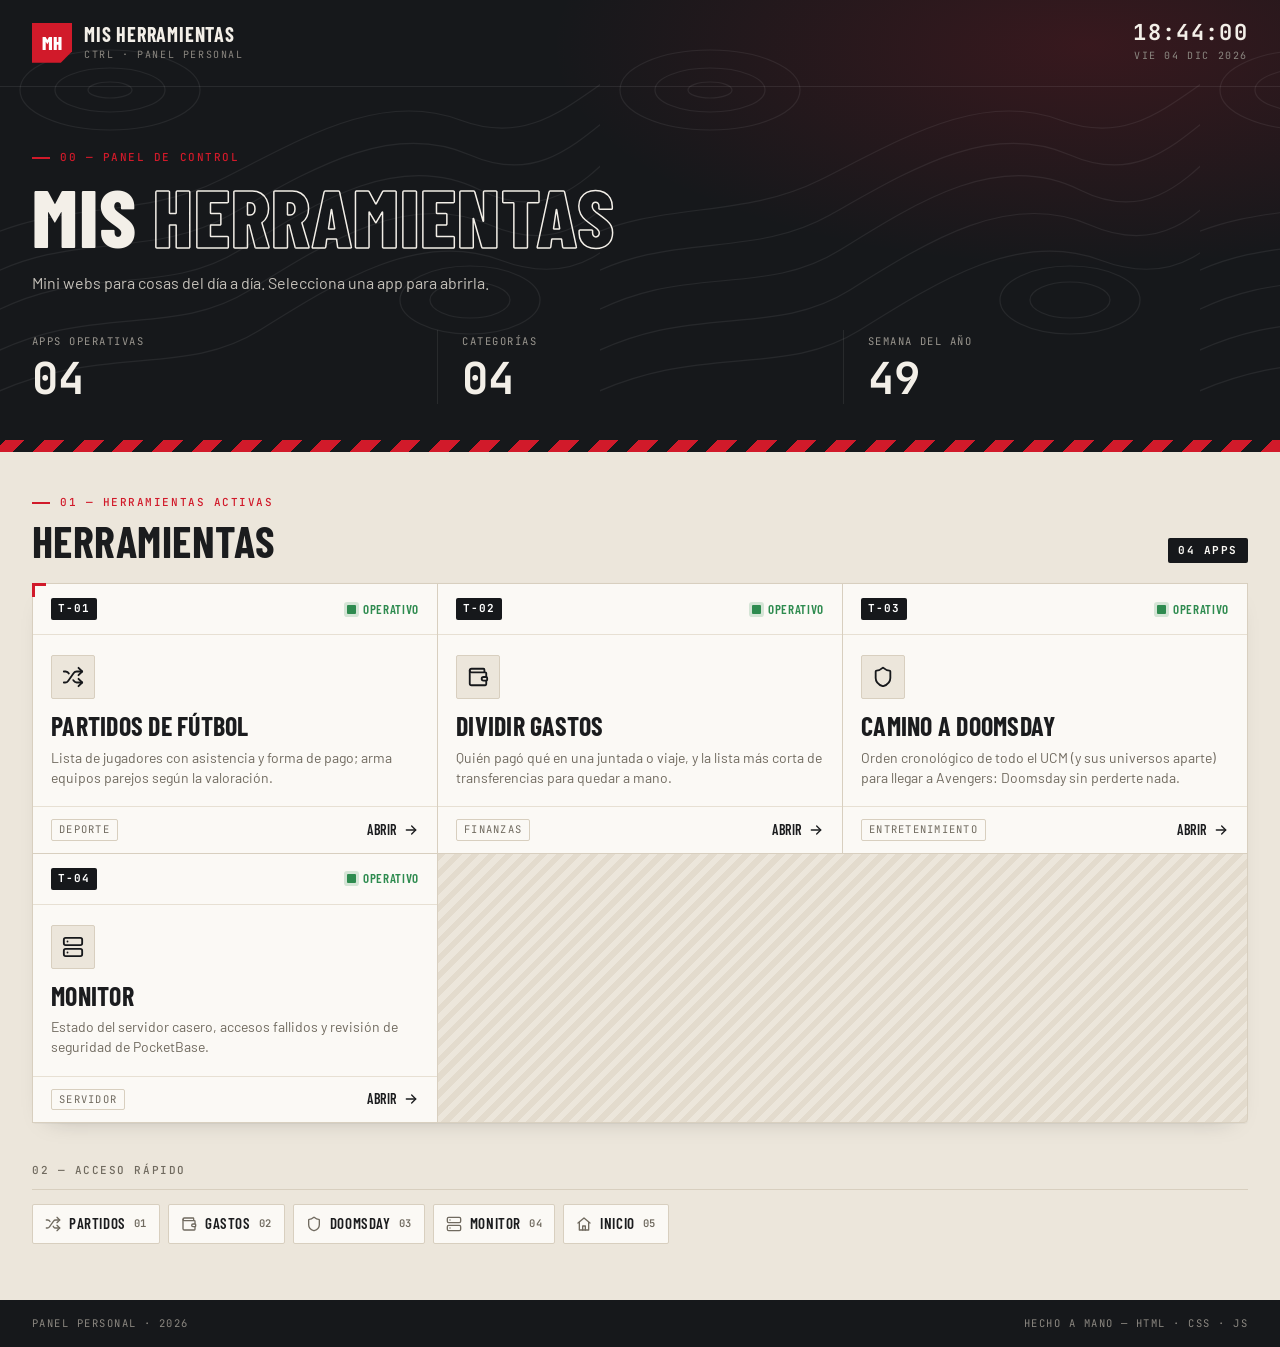
<file: index.html>
<!DOCTYPE html>
<html lang="es">
<head>
  <meta charset="UTF-8" />
  <meta name="viewport" content="width=device-width, initial-scale=1.0" />
  <title>Dashboard — Mis Herramientas</title>
  <link rel="preconnect" href="https://fonts.googleapis.com" />
  <link rel="preconnect" href="https://fonts.gstatic.com" crossorigin />
  <link href="https://fonts.googleapis.com/css2?family=Barlow+Condensed:wght@500;600;700;800&family=Barlow:wght@400;500;600;700&family=JetBrains+Mono:wght@400;500;700&display=swap" rel="stylesheet" />
  <link rel="stylesheet" href="shared.css" />
  <link rel="stylesheet" href="styles.css" />
</head>
<body>

  <!-- ─── HERO OSCURO ─── -->
  <header class="hero">
    <div class="hero-top">
      <div class="brand">
        <span class="logo">MH</span>
        <div>
          <div class="brand-name">Mis Herramientas</div>
          <div class="brand-sub">CTRL · PANEL PERSONAL</div>
        </div>
      </div>
      <div class="clock-box">
        <div class="clock" id="clock">00:00:00</div>
        <div class="date-display" id="dateDisplay">—</div>
      </div>
    </div>

    <div class="hero-body">
      <div class="eyebrow red">00 — Panel de control</div>
      <h1 class="hero-title">Mis <span class="outline">herra&shy;mientas</span></h1>
      <p class="hero-lede">Mini webs para cosas del día a día. Selecciona una app para abrirla.</p>
    </div>

    <div class="readout">
      <div class="readout-item">
        <span class="readout-label">Apps operativas</span>
        <span class="readout-value num" id="statActive">00</span>
      </div>
      <div class="readout-item">
        <span class="readout-label">Categorías</span>
        <span class="readout-value num" id="statTags">00</span>
      </div>
      <div class="readout-item">
        <span class="readout-label">Semana del año</span>
        <span class="readout-value num" id="statWeek">00</span>
      </div>
    </div>

    <div class="hazard"></div>
  </header>

  <!-- ─── CONTENIDO ─── -->
  <main class="main-content">

    <section class="page-head">
      <div>
        <div class="eyebrow red">01 — Herramientas activas</div>
        <h2 class="page-title">Herramientas</h2>
      </div>
      <div class="page-count mono" id="toolCount">00 APPS</div>
    </section>

    <div class="tools-grid corner" id="toolsGrid"></div>

    <section class="page-head small">
      <div class="eyebrow">02 — Acceso rápido</div>
    </section>

    <div class="quick-bar" id="quickBar"></div>

  </main>

  <footer class="site-footer">
    <span>Panel personal · <span id="year"></span></span>
    <span>Hecho a mano — HTML · CSS · JS</span>
  </footer>

  <script src="main.js"></script>
</body>
</html>
</file>
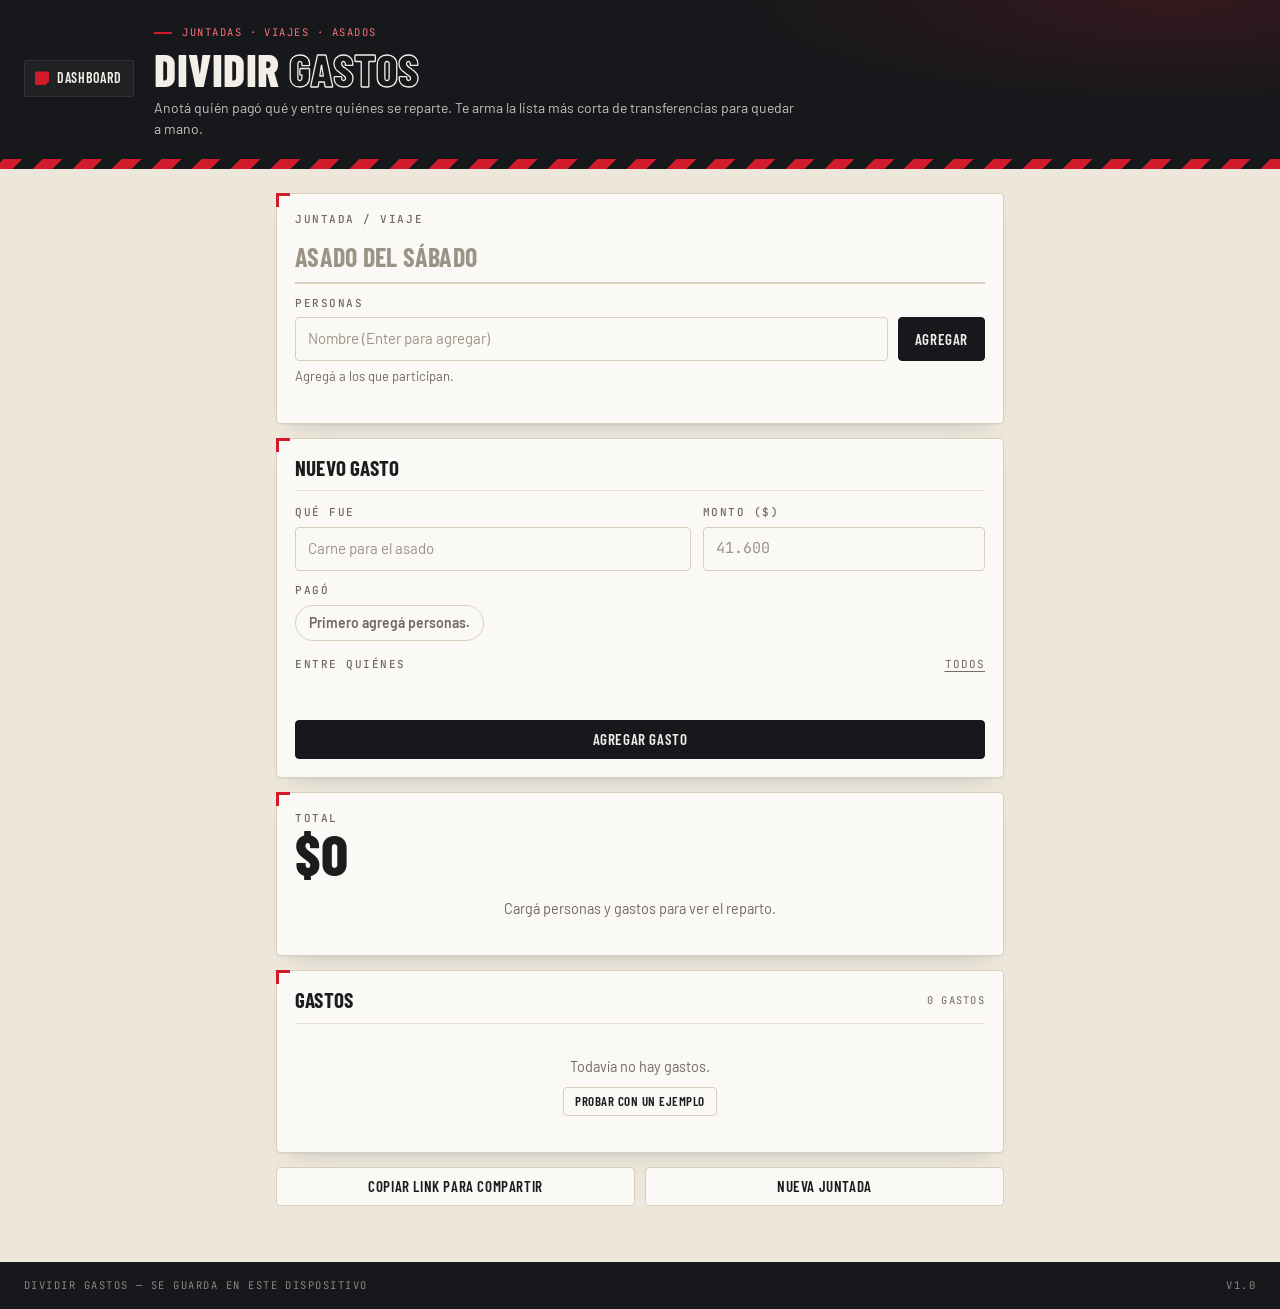
<file: dividir-gastos/index.html>
<!DOCTYPE html>
<html lang="es">
<head>
  <meta charset="UTF-8" />
  <meta name="viewport" content="width=device-width, initial-scale=1.0" />
  <title>Dividir Gastos</title>
  <link rel="preconnect" href="https://fonts.googleapis.com" />
  <link rel="preconnect" href="https://fonts.gstatic.com" crossorigin />
  <link href="https://fonts.googleapis.com/css2?family=Barlow+Condensed:wght@500;600;700;800&family=Barlow:wght@400;500;600;700&family=JetBrains+Mono:wght@400;500;700&display=swap" rel="stylesheet" />
  <!--
    App de un solo archivo: estilos y lógica van acá adentro, así se puede
    abrir suelta (incluso descargada en el celu). Replica los tokens de
    ../shared.css para mantener el diseño panel industrial del resto.
  -->
  <style>
    :root {
      --ink: #16181b; --ink-2: #202327; --ink-3: #2b2f34;
      --ink-line: rgba(255,255,255,.08);
      --sand: #ece6db; --sand-2: #e3dbcd; --paper: #fbf9f5;
      --line: #d8cfbf; --line-2: #e7e0d3;
      --text: #1b1c1e; --muted: #706a5f; --faint: #9a9386;
      --on-ink: #f3efe8; --on-ink-red: #ff6e76;
      --red: #d11a2a; --red-deep: #a3101d; --red-tint: #fbe6e5;
      --amber: #e29a0b; --amber-tint: #fdf0d5;
      --green: #2e8b4f; --green-deep: #236e3e; --green-tint: #e3f2e7;
      --display: "Barlow Condensed", "Arial Narrow", "Roboto Condensed", sans-serif;
      --body: "Barlow", "Segoe UI", system-ui, sans-serif;
      --mono: "JetBrains Mono", Consolas, "Courier New", monospace;
      --r: 4px;
      --shadow: 0 1px 0 rgba(22,24,27,.04), 0 10px 24px -18px rgba(22,24,27,.35);
      --hazard: repeating-linear-gradient(-45deg, var(--red) 0 14px, var(--ink) 14px 28px);
    }

    *, *::before, *::after { box-sizing: border-box; margin: 0; padding: 0; }
    body {
      font-family: var(--body); font-size: 14.5px; line-height: 1.45;
      color: var(--text); background: var(--sand);
      min-height: 100vh; overflow-x: hidden;
      -webkit-tap-highlight-color: transparent;
    }
    h1, h2, h3 {
      font-family: var(--display); font-weight: 700; letter-spacing: .01em;
      line-height: 1.02; text-transform: uppercase;
    }
    button, input, select { font: inherit; color: inherit; }
    [hidden] { display: none !important; }
    .num { font-family: var(--mono); font-variant-numeric: tabular-nums; }

    /* ── Cabecera ── */
    .site-header {
      position: relative; display: grid; grid-template-columns: auto 1fr auto;
      align-items: center; gap: 20px; padding: 18px 24px 30px;
      background: radial-gradient(ellipse 50% 90% at 92% 0%, rgba(209,26,42,.16), transparent 70%), var(--ink);
      color: var(--on-ink);
    }
    .site-header::after {
      content: ''; position: absolute; left: 0; right: 0; bottom: 0;
      height: 10px; background: var(--hazard);
    }
    .back-btn {
      display: inline-flex; align-items: center; gap: 8px;
      font-family: var(--display); font-weight: 600; font-size: 14px;
      letter-spacing: .05em; text-transform: uppercase; color: var(--on-ink);
      text-decoration: none; white-space: nowrap; padding: 7px 12px 7px 10px;
      border: 1px solid var(--ink-line); border-radius: 2px; background: rgba(255,255,255,.04);
    }
    .back-btn::before {
      content: ''; width: 14px; height: 14px; background: var(--red);
      clip-path: polygon(0 0, 100% 0, 100% 72%, 72% 100%, 0 100%);
    }
    .back-btn:hover { background: rgba(255,255,255,.08); }
    .header-sub {
      display: inline-flex; align-items: center; gap: 10px;
      font-family: var(--mono); font-size: 10.5px; letter-spacing: .14em;
      text-transform: uppercase; color: var(--on-ink-red); margin-bottom: 6px;
    }
    .header-sub::before { content: ''; width: 18px; height: 2px; background: var(--red); }
    .site-header h1 { font-size: clamp(30px, 5vw, 46px); font-weight: 800; line-height: .95; }
    .site-header h1 .em { color: transparent; -webkit-text-stroke: 1.3px var(--on-ink); }
    .site-header p { max-width: 640px; margin-top: 8px; font-size: 14px; color: #c5c1ba; }
    @media (max-width: 640px) {
      .site-header { grid-template-columns: 1fr auto; gap: 14px 12px; padding: 14px 16px 26px; }
      .header-center { grid-column: 1 / -1; grid-row: 2; }
    }

    /* ── Layout ── */
    main { max-width: 760px; margin: 0 auto; padding: 24px 16px 56px; }

    .panel {
      background: var(--paper); border: 1px solid var(--line); border-radius: var(--r);
      box-shadow: var(--shadow); padding: 18px; margin-bottom: 14px; position: relative;
    }
    .panel::before {
      content: ''; position: absolute; top: -1px; left: -1px; width: 14px; height: 14px;
      border-top: 3px solid var(--red); border-left: 3px solid var(--red); pointer-events: none;
    }
    .panel-head {
      display: flex; justify-content: space-between; align-items: center; gap: 12px;
      padding-bottom: 12px; margin-bottom: 14px; border-bottom: 1px solid var(--line-2);
    }
    .panel-head h2 { font-size: 21px; }
    .eyebrow, .field-label {
      font-family: var(--mono); font-size: 11px; font-weight: 500;
      letter-spacing: .14em; text-transform: uppercase; color: var(--muted);
    }
    .panel-meta { font-family: var(--mono); font-size: 10.5px; letter-spacing: .12em; text-transform: uppercase; color: var(--muted); }

    /* ── Formularios ── */
    .input {
      width: 100%; background: var(--paper); border: 1px solid var(--line);
      border-radius: var(--r); padding: 10px 12px; font-size: 15px; outline: none;
      transition: border-color .15s, box-shadow .15s;
    }
    .input:focus { border-color: var(--ink); box-shadow: 0 0 0 3px rgba(22,24,27,.1); }
    .input::placeholder { color: var(--faint); }
    .field { display: flex; flex-direction: column; gap: 6px; min-width: 0; }
    .row { display: flex; gap: 10px; }
    .row > * { flex: 1; }
    .grid-2 { display: grid; grid-template-columns: 1.4fr 1fr; gap: 12px; }
    @media (max-width: 520px) { .grid-2 { grid-template-columns: 1fr; } }
    .stack { display: flex; flex-direction: column; gap: 12px; }

    .event-title {
      border: none; border-bottom: 2px solid var(--line); border-radius: 0;
      background: transparent; padding: 4px 0 6px; font-family: var(--display);
      font-weight: 700; font-size: 26px; text-transform: uppercase; letter-spacing: .01em;
    }
    .event-title:focus { box-shadow: none; border-color: var(--red); }

    /* ── Botones ── */
    .btn {
      display: inline-flex; align-items: center; justify-content: center; gap: 8px;
      font-family: var(--display); font-weight: 600; font-size: 15px; letter-spacing: .04em;
      text-transform: uppercase; line-height: 1; padding: 11px 16px; border-radius: var(--r);
      border: 1px solid var(--line); background: var(--paper); color: var(--text);
      cursor: pointer; text-decoration: none; white-space: nowrap;
      transition: background .15s, border-color .15s;
    }
    .btn:hover { border-color: var(--ink); }
    .btn:active { transform: translateY(1px); }
    .btn:disabled { opacity: .5; cursor: not-allowed; }
    .btn-dark { background: var(--ink); border-color: var(--ink); color: var(--on-ink); }
    .btn-dark:hover { background: var(--ink-3); }
    .btn-green { background: var(--green); border-color: var(--green); color: #fff; }
    .btn-green:hover { background: var(--green-deep); border-color: var(--green-deep); }
    .btn-sm { font-size: 13px; padding: 7px 11px; }
    .btn-block { width: 100%; }
    .btn-link {
      background: none; border: none; color: var(--muted); cursor: pointer;
      font-family: var(--mono); font-size: 11px; letter-spacing: .1em; text-transform: uppercase;
      text-decoration: underline; text-underline-offset: 3px; padding: 4px 0;
    }
    .btn-link:hover { color: var(--red); }

    /* ── Chips de personas ── */
    .chips { display: flex; flex-wrap: wrap; gap: 8px; }
    .chip {
      display: inline-flex; align-items: center; gap: 6px;
      background: var(--sand); border: 1px solid var(--line); border-radius: 999px;
      padding: 6px 8px 6px 12px; font-weight: 600; font-size: 14px;
    }
    .chip .x {
      width: 22px; height: 22px; border-radius: 50%; border: none; cursor: pointer;
      background: transparent; color: var(--faint); font-size: 16px; line-height: 1;
    }
    .chip .x:hover { background: var(--red-tint); color: var(--red); }

    .check-chip { position: relative; cursor: pointer; user-select: none; }
    .check-chip input { position: absolute; opacity: 0; pointer-events: none; }
    .check-chip span {
      display: inline-flex; align-items: center; gap: 7px;
      background: var(--paper); border: 1px solid var(--line); border-radius: 999px;
      padding: 7px 13px 7px 9px; font-weight: 600; font-size: 14px; color: var(--muted);
      transition: all .12s;
    }
    .check-chip span::before {
      content: ''; width: 16px; height: 16px; border-radius: 3px;
      border: 1.5px solid var(--faint); background: #fff; flex-shrink: 0;
    }
    .check-chip input:checked + span { background: var(--green-tint); border-color: var(--green); color: var(--text); }
    .check-chip input:checked + span::before {
      border-color: var(--green);
      background: var(--green) url("data:image/svg+xml,%3Csvg xmlns='http://www.w3.org/2000/svg' viewBox='0 0 16 16'%3E%3Cpath d='M3.5 8.5l3 3 6-7' fill='none' stroke='%23fff' stroke-width='2.2' stroke-linecap='round' stroke-linejoin='round'/%3E%3C/svg%3E") center/100% no-repeat;
    }
    .check-chip input:focus-visible + span { box-shadow: 0 0 0 3px rgba(22,24,27,.15); }

    .split-head { display: flex; justify-content: space-between; align-items: baseline; gap: 10px; }

    /* Selector de quién pagó */
    .payer-pick { display: flex; flex-wrap: wrap; gap: 8px; }
    .payer-pick label { cursor: pointer; }
    .payer-pick input { position: absolute; opacity: 0; pointer-events: none; }
    .payer-pick span {
      display: inline-block; padding: 7px 13px; border-radius: 999px;
      border: 1px solid var(--line); background: var(--paper);
      font-weight: 600; font-size: 14px; color: var(--muted); transition: all .12s;
    }
    .payer-pick input:checked + span { background: var(--ink); border-color: var(--ink); color: var(--on-ink); }
    .payer-pick input:focus-visible + span { box-shadow: 0 0 0 3px rgba(22,24,27,.15); }

    /* ── Resumen ── */
    .total-row { display: flex; justify-content: space-between; align-items: flex-end; gap: 12px; flex-wrap: wrap; }
    .total-amount { font-family: var(--display); font-weight: 800; font-size: clamp(40px, 9vw, 56px); line-height: .95; }
    .total-avg { color: var(--muted); font-size: 13.5px; }

    .sub-title { margin: 22px 0 10px; }

    .balances { list-style: none; }
    .balances li {
      display: flex; justify-content: space-between; align-items: baseline; gap: 12px;
      padding: 9px 0; border-bottom: 1px dashed var(--line-2);
    }
    .balances li:last-child { border-bottom: none; }
    .balances .who { font-weight: 700; font-size: 15.5px; }
    .balances .detail { color: var(--muted); font-size: 13px; }
    .balances .bal { font-family: var(--mono); font-weight: 700; font-size: 15px; white-space: nowrap; }
    .pos { color: var(--green); }
    .neg { color: var(--red); }
    .zero { color: var(--faint); }

    .transfers { list-style: none; display: flex; flex-direction: column; gap: 8px; }
    .transfer {
      display: flex; justify-content: space-between; align-items: center; gap: 12px;
      background: #fff; border: 1px solid var(--line); border-left: 4px solid var(--green);
      border-radius: var(--r); padding: 12px 14px;
    }
    .transfer .names { display: flex; align-items: center; gap: 10px; font-weight: 600; font-size: 15.5px; min-width: 0; flex-wrap: wrap; }
    .transfer .arrow { color: var(--green); font-weight: 700; }
    .transfer .amt { font-family: var(--mono); font-weight: 700; font-size: 16px; white-space: nowrap; }
    .settled {
      background: var(--green-tint); border-left: 4px solid var(--green); border-radius: 2px;
      padding: 12px 14px; font-weight: 600;
    }
    .actions { display: grid; grid-template-columns: 1fr 1fr; gap: 8px; margin-top: 14px; }
    @media (max-width: 420px) { .actions { grid-template-columns: 1fr; } }

    /* ── Lista de gastos ── */
    .expenses { list-style: none; }
    .expense {
      display: grid; grid-template-columns: 42px 1fr auto auto; align-items: center; gap: 12px;
      padding: 12px 0; border-bottom: 1px solid var(--line-2); cursor: pointer;
    }
    .expense:last-child { border-bottom: none; }
    .expense:hover .exp-title { color: var(--red); }
    .expense.editing { background: var(--amber-tint); margin: 0 -10px; padding: 12px 10px; border-radius: var(--r); }
    .exp-icon {
      width: 42px; height: 42px; border-radius: var(--r); background: var(--sand);
      display: grid; place-items: center; font-size: 21px;
    }
    .exp-title { font-weight: 700; font-size: 15.5px; transition: color .12s; overflow-wrap: anywhere; }
    .exp-meta { color: var(--muted); font-size: 13px; }
    .exp-amt { font-family: var(--mono); font-weight: 700; font-size: 15px; white-space: nowrap; }
    .exp-del {
      width: 30px; height: 30px; border-radius: 50%; border: none; background: transparent;
      color: var(--faint); cursor: pointer; font-size: 18px;
    }
    .exp-del:hover { background: var(--red-tint); color: var(--red); }

    .empty { color: var(--muted); text-align: center; padding: 18px 8px; }
    .empty p + p { margin-top: 10px; }

    .hint { color: var(--muted); font-size: 13px; }
    .error { color: var(--red); font-size: 13px; font-weight: 600; min-height: 1em; }

    .toast {
      position: fixed; left: 50%; bottom: calc(20px + env(safe-area-inset-bottom));
      transform: translate(-50%, 20px); opacity: 0; pointer-events: none; z-index: 50;
      background: var(--ink); color: var(--on-ink); border-left: 4px solid var(--green);
      font-family: var(--display); font-weight: 600; font-size: 15px; letter-spacing: .03em;
      text-transform: uppercase; padding: 11px 16px; border-radius: var(--r); transition: all .2s;
      max-width: calc(100% - 32px); text-align: center; box-shadow: 0 12px 30px -12px rgba(0,0,0,.5);
    }
    .toast.show { opacity: 1; transform: translate(-50%, 0); }

    .app-footer {
      display: flex; justify-content: space-between; flex-wrap: wrap; gap: 8px 16px;
      padding: 16px 24px; background: var(--ink); color: #8b8780;
      font-family: var(--mono); font-size: 10.5px; letter-spacing: .14em; text-transform: uppercase;
    }

    @media (prefers-reduced-motion: reduce) {
      *, *::before, *::after { transition: none !important; }
    }
  </style>
</head>
<body>

  <header class="site-header">
    <a href="../index.html" class="back-btn">Dashboard</a>
    <div class="header-center">
      <div class="header-sub">Juntadas · viajes · asados</div>
      <h1>Dividir <span class="em">gastos</span></h1>
      <p>Anotá quién pagó qué y entre quiénes se reparte. Te arma la lista más corta de transferencias para quedar a mano.</p>
    </div>
    <div></div>
  </header>

  <main>

    <!-- 1 · Juntada y personas -->
    <section class="panel">
      <div class="stack">
        <div class="field">
          <label class="field-label" for="eventName">Juntada / viaje</label>
          <input id="eventName" class="input event-title" placeholder="Asado del sábado" maxlength="60" autocomplete="off" />
        </div>

        <div class="field">
          <label class="field-label" for="personInput">Personas</label>
          <form id="personForm" class="row" autocomplete="off">
            <input id="personInput" class="input" placeholder="Nombre (Enter para agregar)" maxlength="24" />
            <button class="btn btn-dark" type="submit" style="flex:0 0 auto">Agregar</button>
          </form>
          <div id="peopleChips" class="chips"></div>
          <p id="personError" class="error"></p>
        </div>
      </div>
    </section>

    <!-- 2 · Cargar gasto -->
    <section class="panel" id="expensePanel">
      <div class="panel-head">
        <h2 id="formTitle">Nuevo gasto</h2>
        <button id="cancelEdit" class="btn-link" type="button" hidden>Cancelar edición</button>
      </div>

      <form id="expenseForm" class="stack" autocomplete="off">
        <div class="grid-2">
          <div class="field">
            <label class="field-label" for="expDesc">Qué fue</label>
            <input id="expDesc" class="input" placeholder="Carne para el asado" maxlength="50" />
          </div>
          <div class="field">
            <label class="field-label" for="expAmount">Monto ($)</label>
            <input id="expAmount" class="input num" placeholder="41.600" inputmode="decimal" />
          </div>
        </div>

        <div class="field">
          <span class="field-label">Pagó</span>
          <div id="payerPick" class="payer-pick" role="radiogroup" aria-label="Quién pagó"></div>
        </div>

        <div class="field">
          <div class="split-head">
            <span class="field-label">Entre quiénes</span>
            <button id="toggleAll" class="btn-link" type="button">Todos</button>
          </div>
          <div id="splitPick" class="chips"></div>
        </div>

        <p id="expenseError" class="error"></p>
        <button id="submitExpense" class="btn btn-dark btn-block" type="submit">Agregar gasto</button>
      </form>
    </section>

    <!-- 3 · Resumen -->
    <section class="panel" id="summaryPanel">
      <div class="total-row">
        <div>
          <div class="eyebrow">Total</div>
          <div id="total" class="total-amount num">$0</div>
        </div>
        <div id="avg" class="total-avg"></div>
      </div>

      <div id="summaryBody">
        <div class="eyebrow sub-title">Cada uno</div>
        <ul id="balances" class="balances"></ul>

        <div class="eyebrow sub-title">Para quedar a mano</div>
        <div id="transfersWrap"></div>

        <div class="actions">
          <button id="copyBtn" class="btn btn-green" type="button">Copiar para WhatsApp</button>
          <a id="waBtn" class="btn" target="_blank" rel="noopener">Enviar por WhatsApp</a>
        </div>
      </div>
      <p id="summaryEmpty" class="empty" hidden>Cargá personas y gastos para ver el reparto.</p>
    </section>

    <!-- 4 · Lista de gastos -->
    <section class="panel">
      <div class="panel-head">
        <h2>Gastos</h2>
        <span id="expCount" class="panel-meta">0</span>
      </div>
      <ul id="expenseList" class="expenses"></ul>
      <div id="expEmpty" class="empty">
        <p>Todavía no hay gastos.</p>
        <p><button id="demoBtn" class="btn btn-sm" type="button">Probar con un ejemplo</button></p>
      </div>
      <p class="hint" id="editHint" hidden>Tocá un gasto para editarlo.</p>
    </section>

    <div class="row" style="flex-wrap:wrap">
      <button id="shareBtn" class="btn" type="button">Copiar link para compartir</button>
      <button id="resetBtn" class="btn" type="button">Nueva juntada</button>
    </div>

  </main>

  <footer class="app-footer">
    <span>Dividir gastos — se guarda en este dispositivo</span>
    <span>v1.0</span>
  </footer>

  <div id="toast" class="toast" role="status" aria-live="polite"></div>

  <script>
  /* ─────────────────────────────────────────
     ESTADO
     Montos en centavos (enteros) para no arrastrar errores de coma flotante.
     Se guarda en localStorage y se puede compartir en el #hash de la URL.
  ───────────────────────────────────────── */
  const STORAGE_KEY = "dividir-gastos-v1";

  let state = { title: "", people: [], expenses: [] };
  // people:   { id, name }
  // expenses: { id, desc, amount (centavos), payer (id), split: [ids] }
  let editingId = null;

  const $ = id => document.getElementById(id);
  const uid = () => Math.random().toString(36).slice(2, 9);
  const esc = s => String(s ?? "").replace(/[&<>"']/g, c => ({ "&": "&amp;", "<": "&lt;", ">": "&gt;", '"': "&quot;", "'": "&#39;" })[c]);

  function load() {
    try {
      const saved = JSON.parse(localStorage.getItem(STORAGE_KEY));
      if (saved && Array.isArray(saved.people)) state = sanitize(saved);
    } catch (e) {}
  }
  function save() {
    try { localStorage.setItem(STORAGE_KEY, JSON.stringify(state)); } catch (e) {}
  }

  /* Valida datos que vienen de afuera (storage o link compartido) */
  function sanitize(s) {
    const people = (s.people || [])
      .filter(p => p && p.id && p.name)
      .map(p => ({ id: String(p.id), name: String(p.name).slice(0, 24) }));
    const ids = new Set(people.map(p => p.id));
    const expenses = (s.expenses || [])
      .filter(e => e && ids.has(String(e.payer)) && Number.isInteger(e.amount) && e.amount > 0)
      .map(e => ({
        id: String(e.id || uid()),
        desc: String(e.desc || "Gasto").slice(0, 50),
        amount: e.amount,
        payer: String(e.payer),
        split: (e.split || []).map(String).filter(id => ids.has(id)),
      }))
      .filter(e => e.split.length);
    return { title: String(s.title || "").slice(0, 60), people, expenses };
  }

  const personName = id => state.people.find(p => p.id === id)?.name ?? "?";


  /* ─────────────────────────────────────────
     DINERO
  ───────────────────────────────────────── */
  const fmtNum = new Intl.NumberFormat("es-AR", { minimumFractionDigits: 0, maximumFractionDigits: 2 });
  const money = cents => "$" + fmtNum.format(Math.abs(cents) / 100);
  const signed = cents => (cents > 0 ? "+" : cents < 0 ? "−" : "") + money(cents);

  /* Interpreta montos escritos a la argentina:
     "23.500" → 23500 · "23500,50" → 23500.50 · "$ 1.234.567" → 1234567 · "12.5" → 12.50 */
  function parseAmount(raw) {
    let s = String(raw).replace(/[$\s]/g, "");
    if (!s) return NaN;
    if (s.includes(",")) {
      s = s.replace(/\./g, "").replace(",", ".");
    } else if (/^\d{1,3}(\.\d{3})+$/.test(s)) {
      s = s.replace(/\./g, "");
    }
    if (!/^\d+(\.\d{1,2})?$/.test(s)) return NaN;
    return Math.round(parseFloat(s) * 100);
  }

  /* Reparte un monto entre n personas sin perder centavos.
     Si el monto es en pesos enteros, reparte en pesos enteros (nadie debe $92.433,33).
     El resto se asigna rotando según el índice del gasto, para no cargárselo siempre al mismo. */
  function splitAmount(amount, n, rotate) {
    const unit = amount % 100 === 0 ? 100 : 1;
    const units = amount / unit;
    const base = Math.floor(units / n);
    const rem = units % n;
    const shares = Array(n).fill(base * unit);
    for (let k = 0; k < rem; k++) shares[(rotate + k) % n] += unit;
    return shares;
  }


  /* ─────────────────────────────────────────
     CÁLCULO
  ───────────────────────────────────────── */
  function computeBalances() {
    const paid = {}, owed = {};
    state.people.forEach(p => { paid[p.id] = 0; owed[p.id] = 0; });

    state.expenses.forEach((e, i) => {
      paid[e.payer] += e.amount;
      // orden estable: el de la lista de personas
      const split = state.people.map(p => p.id).filter(id => e.split.includes(id));
      splitAmount(e.amount, split.length, i).forEach((share, k) => { owed[split[k]] += share; });
    });

    return state.people.map(p => ({
      id: p.id, name: p.name,
      paid: paid[p.id], owed: owed[p.id],
      bal: paid[p.id] - owed[p.id],          // + le deben · − debe
    }));
  }

  /* Lista mínima de transferencias.
     Con n personas que no están en cero, lo peor son n−1 transferencias. Cada subgrupo
     cuyos saldos suman cero se puede cerrar por separado y ahorra una transferencia,
     así que el mínimo es n − (máxima cantidad de subgrupos disjuntos que suman cero).
     Eso se busca exacto con DP sobre subconjuntos (hasta 16 personas con saldo);
     más que eso, se usa el método greedy, que igual da como mucho n−1. */
  function settle(balances) {
    const people = balances.filter(b => b.bal !== 0).map(b => ({ id: b.id, bal: b.bal }));
    const n = people.length;
    if (!n) return [];
    if (n > 16) return greedy(people);

    const size = 1 << n;
    const sum = new Float64Array(size);
    const dp = new Int8Array(size);
    for (let m = 1; m < size; m++) {
      const low = m & -m;
      sum[m] = sum[m ^ low] + people[31 - Math.clz32(low)].bal;
      let best = 0;
      for (let i = 0; i < n; i++) if (m & (1 << i)) best = Math.max(best, dp[m ^ (1 << i)]);
      dp[m] = best + (sum[m] === 0 ? 1 : 0);
    }

    // Reconstruye: se sacan personas de a una siguiendo el óptimo; cada vez que el
    // conjunto restante suma cero, lo que se sacó desde el corte anterior es un grupo.
    const groups = [];
    let m = size - 1, cut = m;
    while (m) {
      const need = dp[m] - (sum[m] === 0 ? 1 : 0);
      for (let i = 0; i < n; i++) {
        if ((m & (1 << i)) && dp[m ^ (1 << i)] === need) { m ^= 1 << i; break; }
      }
      if (sum[m] === 0) { groups.push(cut ^ m); cut = m; }
    }

    return groups.flatMap(g => greedy(people.filter((_, i) => g & (1 << i))));
  }

  /* El que más debe le paga al que más le deben, hasta cerrar. */
  function greedy(list) {
    const debtors = list.filter(p => p.bal < 0).map(p => ({ ...p, bal: -p.bal }));
    const creditors = list.filter(p => p.bal > 0).map(p => ({ ...p }));
    const out = [];
    while (debtors.length && creditors.length) {
      debtors.sort((a, b) => b.bal - a.bal);
      creditors.sort((a, b) => b.bal - a.bal);
      const d = debtors[0], c = creditors[0];
      const x = Math.min(d.bal, c.bal);
      out.push({ from: d.id, to: c.id, amount: x });
      d.bal -= x; c.bal -= x;
      if (!d.bal) debtors.shift();
      if (!c.bal) creditors.shift();
    }
    return out;
  }


  /* ─────────────────────────────────────────
     ÍCONOS POR PALABRA CLAVE
  ───────────────────────────────────────── */
  const ICONS = [
    [/carne|asado|chori|vac[ií]o|morcilla|pollo|bife/, "🥩"],
    [/bebida|cerveza|birra|fernet|vino|coca|gaseosa|agua|trago|aperitivo/, "🍺"],
    [/s[uú]per|mercado|almac[eé]n|chino|compras/, "🛒"],
    [/carb[oó]n|le[ñn]a/, "🔥"],
    [/hielo/, "🧊"],
    [/pan|facturas|panader/, "🥖"],
    [/pizza|empanada/, "🍕"],
    [/helado|postre|torta/, "🍦"],
    [/nafta|combustible|gasoil|ypf|shell/, "⛽"],
    [/peaje|estacionamiento|cochera/, "🅿️"],
    [/hotel|caba[ñn]a|airbnb|hostel|alojamiento|depto|casa|alquiler/, "🏠"],
    [/vuelo|avi[oó]n|pasaje/, "✈️"],
    [/micro|colectivo|bus|tren|subte/, "🚌"],
    [/taxi|uber|remis|cabify|didi/, "🚕"],
    [/entrada|ticket|recital|cine|show|excursi[oó]n/, "🎟️"],
    [/cena|almuerzo|desayuno|resto|restaurant|bar|comida|delivery/, "🍽️"],
    [/farmacia|remedio/, "💊"],
  ];
  const iconFor = desc => (ICONS.find(([re]) => re.test(desc.toLowerCase())) || [, "🧾"])[1];


  /* ─────────────────────────────────────────
     RENDER
  ───────────────────────────────────────── */
  function render() {
    save();
    renderPeople();
    renderPickers();
    renderExpenses();
    renderSummary();
  }

  function renderPeople() {
    $("peopleChips").innerHTML = state.people.map(p => `
      <span class="chip">${esc(p.name)}
        <button class="x" type="button" data-remove="${p.id}" aria-label="Quitar a ${esc(p.name)}">×</button>
      </span>`).join("") || `<span class="hint">Agregá a los que participan.</span>`;
  }

  /* Pagó / Entre quiénes — conserva lo marcado entre renders */
  function renderPickers(preset) {
    const prevPayer = preset?.payer ?? document.querySelector('input[name="payer"]:checked')?.value;
    const prevSplit = preset?.split ?? (document.querySelector('#splitPick input')
      ? [...document.querySelectorAll('#splitPick input:checked')].map(i => i.value)
      : null);
    const knownBefore = new Set([...document.querySelectorAll('#splitPick input')].map(i => i.value));

    if (!state.people.length) {
      $("payerPick").innerHTML = `<span class="hint">Primero agregá personas.</span>`;
      $("splitPick").innerHTML = "";
      return;
    }

    const payer = state.people.some(p => p.id === prevPayer) ? prevPayer : state.people[0].id;
    $("payerPick").innerHTML = state.people.map(p => `
      <label><input type="radio" name="payer" value="${p.id}" ${p.id === payer ? "checked" : ""} /><span>${esc(p.name)}</span></label>`).join("");

    $("splitPick").innerHTML = state.people.map(p => {
      // por defecto todos; una persona nueva entra marcada
      const on = !prevSplit || prevSplit.includes(p.id) || (!preset && !knownBefore.has(p.id));
      return `<label class="check-chip"><input type="checkbox" value="${p.id}" ${on ? "checked" : ""} /><span>${esc(p.name)}</span></label>`;
    }).join("");
    updateToggleAll();
  }

  function updateToggleAll() {
    const boxes = [...document.querySelectorAll('#splitPick input')];
    $("toggleAll").textContent = boxes.length && boxes.every(b => b.checked) ? "Ninguno" : "Todos";
  }

  function splitLabel(e) {
    if (e.split.length === state.people.length) return "entre todos";
    if (e.split.length === 1) return `solo ${personName(e.split[0])}`;
    return "entre " + state.people.filter(p => e.split.includes(p.id)).map(p => p.name).join(", ");
  }

  function renderExpenses() {
    const list = [...state.expenses].reverse();   // el último cargado arriba
    $("expenseList").innerHTML = list.map(e => `
      <li class="expense${e.id === editingId ? " editing" : ""}" data-edit="${e.id}">
        <div class="exp-icon" aria-hidden="true">${iconFor(e.desc)}</div>
        <div>
          <div class="exp-title">${esc(e.desc)}</div>
          <div class="exp-meta">Pagó ${esc(personName(e.payer))} · ${esc(splitLabel(e))}</div>
        </div>
        <div class="exp-amt">${money(e.amount)}</div>
        <button class="exp-del" type="button" data-del="${e.id}" aria-label="Borrar ${esc(e.desc)}">×</button>
      </li>`).join("");
    $("expEmpty").hidden = list.length > 0;
    $("editHint").hidden = list.length === 0;
    $("expCount").textContent = `${list.length} gasto${list.length === 1 ? "" : "s"}`;
  }

  let lastTransfers = [];
  let lastBalances = [];

  function renderSummary() {
    const total = state.expenses.reduce((s, e) => s + e.amount, 0);
    const has = state.people.length > 0 && state.expenses.length > 0;
    $("total").textContent = money(total);
    $("summaryBody").hidden = !has;
    $("summaryEmpty").hidden = has;
    $("avg").textContent = "";
    if (!has) { lastTransfers = []; lastBalances = []; return; }

    const balances = computeBalances();
    const transfers = settle(balances);
    lastBalances = balances; lastTransfers = transfers;

    $("avg").textContent = `${money(Math.round(total / state.people.length))} c/u si fuera parejo`;

    $("balances").innerHTML = balances.map(b => `
      <li>
        <div><span class="who">${esc(b.name)}</span>
          <span class="detail">puso ${money(b.paid)} · le tocaba ${money(b.owed)}</span></div>
        <span class="bal ${b.bal > 0 ? "pos" : b.bal < 0 ? "neg" : "zero"}">${b.bal ? signed(b.bal) : "a mano"}</span>
      </li>`).join("");

    $("transfersWrap").innerHTML = transfers.length
      ? `<ul class="transfers">${transfers.map(t => `
          <li class="transfer">
            <span class="names">${esc(personName(t.from))} <span class="arrow">→</span> ${esc(personName(t.to))}</span>
            <span class="amt">${money(t.amount)}</span>
          </li>`).join("")}</ul>`
      : `<div class="settled">✓ Están todos a mano. No hace falta transferir nada.</div>`;

    $("waBtn").href = "https://wa.me/?text=" + encodeURIComponent(whatsappText());
  }


  /* ─────────────────────────────────────────
     TEXTO PARA WHATSAPP
  ───────────────────────────────────────── */
  function whatsappText() {
    const total = state.expenses.reduce((s, e) => s + e.amount, 0);
    const lines = [];
    lines.push(`💸 *${state.title.trim() || "Gastos"}*`);
    lines.push(`Total: ${money(total)} · ${state.people.length} personas`);
    lines.push("");
    lines.push("*Gastos*");
    state.expenses.forEach(e =>
      lines.push(`${iconFor(e.desc)} ${e.desc}: ${money(e.amount)} (pagó ${personName(e.payer)}, ${splitLabel(e)})`));
    lines.push("");
    lines.push("*Cada uno*");
    lastBalances.forEach(b =>
      lines.push(`• ${b.name}: puso ${money(b.paid)}, le tocaba ${money(b.owed)} → ${b.bal ? signed(b.bal) : "a mano"}`));
    lines.push("");
    lines.push("*Para quedar a mano*");
    if (lastTransfers.length) {
      lastTransfers.forEach(t => lines.push(`➡️ ${personName(t.from)} le pasa ${money(t.amount)} a ${personName(t.to)}`));
    } else {
      lines.push("✅ Todos a mano");
    }
    return lines.join("\n");
  }

  async function copyText(text, okMsg) {
    try {
      await navigator.clipboard.writeText(text);
      toast(okMsg);
    } catch (e) {
      const ta = document.createElement("textarea");
      ta.value = text;
      ta.style.cssText = "position:fixed;opacity:0";
      document.body.append(ta);
      ta.select();
      const ok = document.execCommand("copy");
      ta.remove();
      toast(ok ? okMsg : "No se pudo copiar", !ok);
    }
  }

  let toastTimer;
  function toast(msg, isError) {
    const t = $("toast");
    t.textContent = msg;
    t.style.borderLeftColor = isError ? "var(--red)" : "var(--green)";
    t.classList.add("show");
    clearTimeout(toastTimer);
    toastTimer = setTimeout(() => t.classList.remove("show"), 2200);
  }


  /* ─────────────────────────────────────────
     ACCIONES
  ───────────────────────────────────────── */
  function addPerson(name) {
    name = name.trim().replace(/\s+/g, " ");
    $("personError").textContent = "";
    if (!name) return;
    if (state.people.some(p => p.name.toLowerCase() === name.toLowerCase())) {
      $("personError").textContent = `Ya está ${name}.`;
      return;
    }
    state.people.push({ id: uid(), name });
    render();
  }

  function removePerson(id) {
    const name = personName(id);
    const paidSome = state.expenses.filter(e => e.payer === id);
    const inSome = state.expenses.filter(e => e.payer !== id && e.split.includes(id));
    if (paidSome.length || inSome.length) {
      const parts = [];
      if (paidSome.length) parts.push(`se borran los ${paidSome.length} gasto(s) que pagó`);
      if (inSome.length) parts.push(`sale del reparto de ${inSome.length} gasto(s)`);
      if (!confirm(`¿Quitar a ${name}? ${parts.join(" y ")}.`)) return;
    }
    state.people = state.people.filter(p => p.id !== id);
    state.expenses = state.expenses
      .filter(e => e.payer !== id)
      .map(e => ({ ...e, split: e.split.filter(s => s !== id) }))
      .filter(e => e.split.length);
    if (editingId && !state.expenses.some(e => e.id === editingId)) stopEditing();
    render();
  }

  function submitExpense(ev) {
    ev.preventDefault();
    const err = $("expenseError");
    err.textContent = "";

    if (!state.people.length) { err.textContent = "Primero agregá personas."; return; }
    const desc = $("expDesc").value.trim() || "Gasto";
    const amount = parseAmount($("expAmount").value);
    const payer = document.querySelector('input[name="payer"]:checked')?.value;
    const split = [...document.querySelectorAll('#splitPick input:checked')].map(i => i.value);

    if (!Number.isFinite(amount) || amount <= 0) { err.textContent = "Poné un monto válido (ej: 23.500 o 1500,50)."; $("expAmount").focus(); return; }
    if (!payer) { err.textContent = "Elegí quién pagó."; return; }
    if (!split.length) { err.textContent = "Marcá al menos una persona para repartir."; return; }

    if (editingId) {
      const e = state.expenses.find(x => x.id === editingId);
      Object.assign(e, { desc, amount, payer, split });
      toast("Gasto actualizado");
      stopEditing();
    } else {
      state.expenses.push({ id: uid(), desc, amount, payer, split });
      toast("Gasto agregado");
    }
    $("expDesc").value = "";
    $("expAmount").value = "";
    render();
    $("expDesc").focus();
  }

  function startEditing(id) {
    const e = state.expenses.find(x => x.id === id);
    if (!e) return;
    editingId = id;
    $("expDesc").value = e.desc;
    $("expAmount").value = fmtNum.format(e.amount / 100);
    renderPickers({ payer: e.payer, split: e.split });
    $("formTitle").textContent = "Editar gasto";
    $("submitExpense").textContent = "Guardar cambios";
    $("cancelEdit").hidden = false;
    renderExpenses();
    $("expensePanel").scrollIntoView({ behavior: "smooth", block: "start" });
  }

  function stopEditing() {
    editingId = null;
    $("formTitle").textContent = "Nuevo gasto";
    $("submitExpense").textContent = "Agregar gasto";
    $("cancelEdit").hidden = true;
    $("expenseError").textContent = "";
  }

  function deleteExpense(id) {
    const e = state.expenses.find(x => x.id === id);
    if (!e || !confirm(`¿Borrar "${e.desc}" (${money(e.amount)})?`)) return;
    state.expenses = state.expenses.filter(x => x.id !== id);
    if (editingId === id) { stopEditing(); $("expDesc").value = ""; $("expAmount").value = ""; }
    render();
  }

  function loadDemo() {
    const [s, m, j, t] = ["Sofi", "Marcos", "Juli", "Tomi"].map(name => ({ id: uid(), name }));
    const all = [s, m, j, t].map(p => p.id);
    state = {
      title: "Asado en lo de Sofi",
      people: [s, m, j, t],
      expenses: [
        { id: uid(), desc: "Alquiler de la quinta", amount: 18000000, payer: s.id, split: all },
        { id: uid(), desc: "Súper", amount: 5280000, payer: j.id, split: all },
        { id: uid(), desc: "Carne para el asado", amount: 4160000, payer: t.id, split: all },
        { id: uid(), desc: "Carbón y hielo", amount: 6400000, payer: m.id, split: all },
        { id: uid(), desc: "Bebidas", amount: 2350000, payer: m.id, split: [s.id, m.id, t.id] },
      ],
    };
    stopEditing();
    $("eventName").value = state.title;
    render();
    toast("Ejemplo cargado");
  }

  function resetAll() {
    if (!state.expenses.length && !state.title) return;
    if (!confirm("¿Empezar una juntada nueva? Se borran los gastos; las personas quedan (podés quitarlas).")) return;
    state.expenses = [];
    state.title = "";
    $("eventName").value = "";
    stopEditing();
    render();
  }

  /* Link para compartir: todo el estado viaja en el #hash (no pasa por ningún servidor) */
  function encodeState() {
    const bytes = new TextEncoder().encode(JSON.stringify(state));
    let bin = "";
    bytes.forEach(b => bin += String.fromCharCode(b));
    return btoa(bin).replace(/\+/g, "-").replace(/\//g, "_").replace(/=+$/, "");
  }
  function decodeState(str) {
    const b64 = str.replace(/-/g, "+").replace(/_/g, "/");
    const bin = atob(b64);
    const bytes = Uint8Array.from(bin, c => c.charCodeAt(0));
    return sanitize(JSON.parse(new TextDecoder().decode(bytes)));
  }
  function shareLink() {
    if (!state.people.length) { toast("No hay nada para compartir", true); return; }
    const url = location.href.split("#")[0] + "#d=" + encodeState();
    copyText(url, "Link copiado");
  }
  function loadFromHash() {
    const m = location.hash.match(/^#d=(.+)$/);
    if (!m) return;
    try {
      const incoming = decodeState(m[1]);
      const hasLocal = state.expenses.length || state.people.length;
      if (!hasLocal || confirm(`Abriste un link compartido${incoming.title ? ` ("${incoming.title}")` : ""}. ¿Cargarlo? Reemplaza lo que tenés guardado.`)) {
        state = incoming;
        toast("Juntada cargada");
      }
    } catch (e) {
      toast("El link no es válido", true);
    }
    history.replaceState(null, "", location.pathname + location.search);
  }


  /* ─────────────────────────────────────────
     EVENTOS
  ───────────────────────────────────────── */
  $("personForm").addEventListener("submit", ev => {
    ev.preventDefault();
    // permite pegar varios nombres separados por coma
    $("personInput").value.split(",").forEach(addPerson);
    $("personInput").value = "";
    $("personInput").focus();
  });

  $("peopleChips").addEventListener("click", ev => {
    const btn = ev.target.closest("[data-remove]");
    if (btn) removePerson(btn.dataset.remove);
  });

  $("eventName").addEventListener("input", ev => { state.title = ev.target.value; save(); renderSummary(); });

  $("expenseForm").addEventListener("submit", submitExpense);
  $("splitPick").addEventListener("change", updateToggleAll);
  $("toggleAll").addEventListener("click", () => {
    const boxes = [...document.querySelectorAll('#splitPick input')];
    const allOn = boxes.every(b => b.checked);
    boxes.forEach(b => b.checked = !allOn);
    updateToggleAll();
  });

  $("cancelEdit").addEventListener("click", () => {
    stopEditing();
    $("expDesc").value = "";
    $("expAmount").value = "";
    renderPickers({ payer: undefined, split: null });
    renderExpenses();
  });

  $("expenseList").addEventListener("click", ev => {
    const del = ev.target.closest("[data-del]");
    if (del) { deleteExpense(del.dataset.del); return; }
    const row = ev.target.closest("[data-edit]");
    if (row) startEditing(row.dataset.edit);
  });

  $("copyBtn").addEventListener("click", () => copyText(whatsappText(), "Copiado para WhatsApp"));
  $("demoBtn").addEventListener("click", loadDemo);
  $("shareBtn").addEventListener("click", shareLink);
  $("resetBtn").addEventListener("click", resetAll);


  /* ─────────────────────────────────────────
     INIT
  ───────────────────────────────────────── */
  load();
  loadFromHash();
  $("eventName").value = state.title;
  render();
  </script>
</body>
</html>
</file>
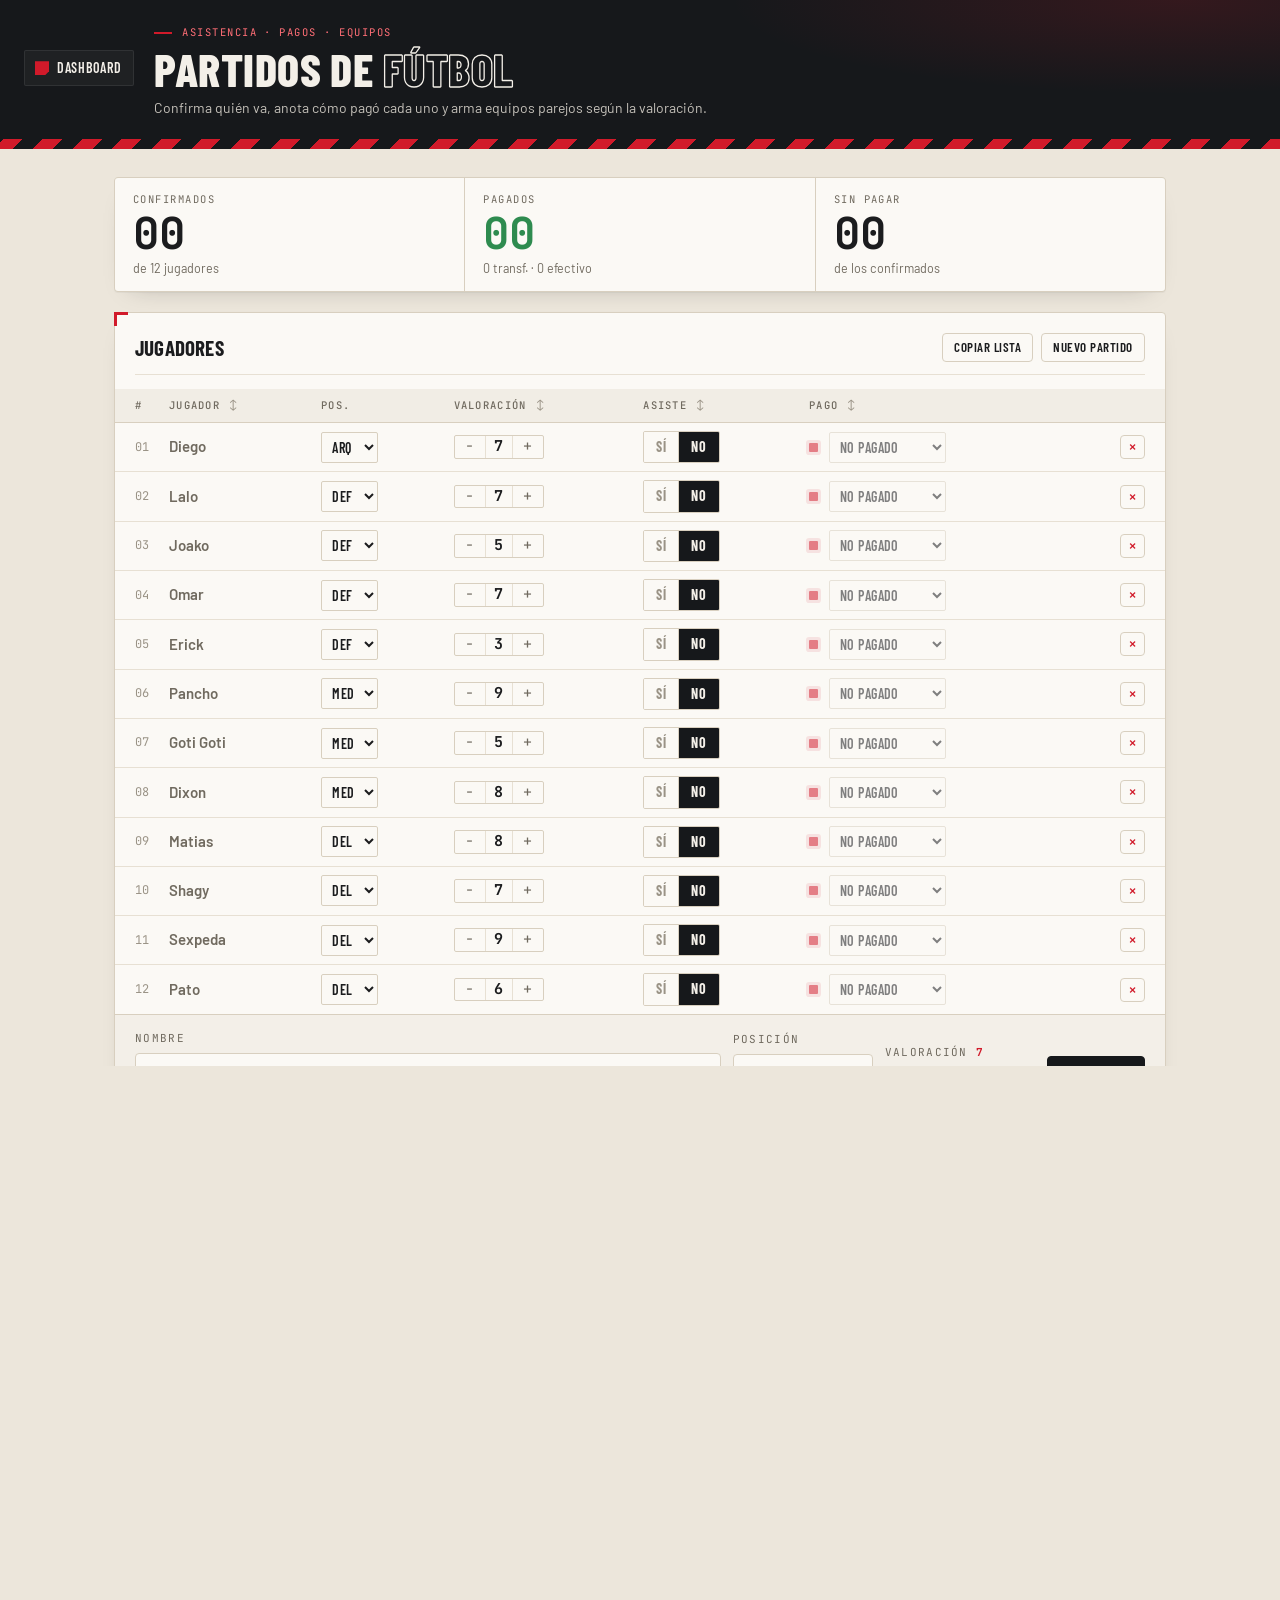
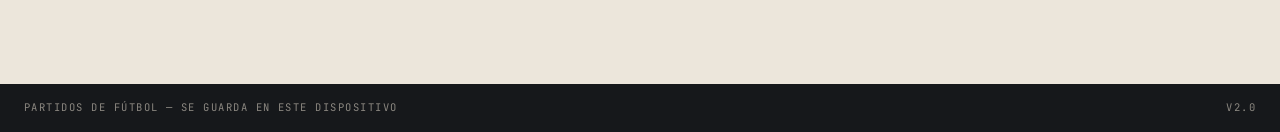
<file: partidos-futbol/index.html>
<!doctype html>
<html lang="es">
  <head>
    <meta charset="UTF-8" />
    <meta name="viewport" content="width=device-width, initial-scale=1.0" />
    <title>Partidos de Fútbol</title>
    <link rel="preconnect" href="https://fonts.googleapis.com" />
    <link rel="preconnect" href="https://fonts.gstatic.com" crossorigin />
    <link href="https://fonts.googleapis.com/css2?family=Barlow+Condensed:wght@500;600;700;800&family=Barlow:wght@400;500;600;700&family=JetBrains+Mono:wght@400;500;700&display=swap" rel="stylesheet" />
    <link rel="stylesheet" href="../shared.css" />
    <link rel="stylesheet" href="css/base.css" />
    <link rel="stylesheet" href="css/buttons.css" />
    <link rel="stylesheet" href="css/tabla.css" />
    <link rel="stylesheet" href="css/roulette.css" />
    <link rel="stylesheet" href="css/footer-tabs.css" />
  </head>
  <body>

    <header class="site-header">
      <a href="../index.html" class="back-btn">Dashboard</a>
      <div class="header-center">
        <div class="header-sub">Asistencia · Pagos · Equipos</div>
        <h1>Partidos de <span class="em">fútbol</span></h1>
        <p>Confirma quién va, anota cómo pagó cada uno y arma equipos parejos según la valoración.</p>
      </div>
      <div></div>
    </header>

    <main>

      <!-- ─── RESUMEN ─── -->
      <section class="kpis" aria-label="Resumen del partido">
        <div class="kpi">
          <span class="kpi-lbl">Confirmados</span>
          <span class="kpi-val num" id="k-asisten">00</span>
          <span class="kpi-sub" id="k-asisten-sub">de 00 jugadores</span>
        </div>
        <div class="kpi">
          <span class="kpi-lbl">Pagados</span>
          <span class="kpi-val num green" id="k-pagados">00</span>
          <span class="kpi-sub" id="k-pagados-sub">—</span>
        </div>
        <div class="kpi">
          <span class="kpi-lbl">Sin pagar</span>
          <span class="kpi-val num" id="k-deben">00</span>
          <span class="kpi-sub">de los confirmados</span>
        </div>
      </section>

      <!-- ─── TABLA DE JUGADORES ─── -->
      <section class="card corner">
        <div class="panel-head">
          <h2>Jugadores</h2>
          <div class="head-actions">
            <button class="btn btn-sm" id="btn-copiar-lista">Copiar lista</button>
            <button class="btn btn-sm" id="btn-nuevo">Nuevo partido</button>
          </div>
        </div>

        <div class="table-wrap">
          <table class="players-table">
            <thead>
              <tr>
                <th class="c-num">#</th>
                <th><button class="sort" data-sort="name">Jugador <span></span></button></th>
                <th>Pos.</th>
                <th><button class="sort" data-sort="skill">Valoración <span></span></button></th>
                <th><button class="sort" data-sort="asiste">Asiste <span></span></button></th>
                <th><button class="sort" data-sort="pago">Pago <span></span></button></th>
                <th class="c-act"><span class="sr-only">Quitar</span></th>
              </tr>
            </thead>
            <tbody id="players-body"></tbody>
          </table>
        </div>

        <!-- Agregar jugador -->
        <form class="add-row" id="add-form" autocomplete="off">
          <label class="add-field grow">
            <span class="field-label">Nombre</span>
            <input class="input" id="new-name" type="text" placeholder="Nombre del jugador…" required maxlength="24" />
          </label>
          <label class="add-field">
            <span class="field-label">Posición</span>
            <select class="input" id="new-pos">
              <option value="ARQ">Arquero</option>
              <option value="DEF">Defensor</option>
              <option value="MED">Mediocampista</option>
              <option value="DEL" selected>Delantero</option>
            </select>
          </label>
          <label class="add-field">
            <span class="field-label">Valoración <b class="num" id="skill-display">7</b></span>
            <input class="skill-slider" id="new-skill" type="range" min="1" max="10" value="7" />
          </label>
          <button class="btn btn-dark" type="submit">+ Agregar</button>
        </form>
      </section>

      <!-- ─── RULETA ─── -->
      <section class="card roulette-section">
        <div class="panel-head">
          <h2>Sorteo de equipos</h2>
          <span class="panel-meta"><span class="num" id="selected-count-label">0</span> confirmados</span>
        </div>
        <div class="roulette-canvas-wrap">
          <canvas id="roulette" width="320" height="320"></canvas>
          <div class="roulette-pointer"></div>
        </div>
        <div class="spin-state" id="spin-state">
          <div class="spin-msg" id="spin-msg">Sorteando jugadores…</div>
        </div>
        <div class="roulette-controls">
          <button class="btn btn-primary" id="btn-sortear">Sortear equipos</button>
          <button class="btn" id="btn-reset">Reiniciar</button>
          <span class="sel-label">Solo entran los que confirmaron · equipos balanceados por valoración</span>
        </div>
      </section>

      <!-- ─── RESULTADO ─── -->
      <section id="teams-output" hidden>
        <div class="teams-head">
          <div class="section-label">Resultado del sorteo</div>
          <button class="btn btn-sm" id="btn-copiar-equipos">Copiar equipos</button>
        </div>
        <div class="teams-display">
          <div class="card team-card team-a">
            <div class="team-header">
              <div class="team-name">Equipo A</div>
              <div class="team-avg-badge" id="avg-a">—</div>
            </div>
            <div id="team-a-players"></div>
          </div>
          <div class="card team-card team-b">
            <div class="team-header">
              <div class="team-name">Equipo B</div>
              <div class="team-avg-badge" id="avg-b">—</div>
            </div>
            <div id="team-b-players"></div>
          </div>
        </div>
      </section>
    </main>

    <footer class="app-footer">
      <span>Partidos de fútbol — se guarda en este dispositivo</span>
      <span>v2.0</span>
    </footer>

    <div class="toast" id="toast" role="status" aria-live="polite"></div>

    <script src="main.js"></script>
  </body>
</html>
</file>
<file: shared.css>
/* ───────────────────────────────────────────
   BASE COMPARTIDA — diseño "panel de instrumentos industrial"
   Grafito + arena + rojo señal. Lo usan el dashboard y todas las apps.
   Cada app solo define sus estilos propios en su styles.css.

   Fuentes (cargar en el <head> de cada página):
   https://fonts.googleapis.com/css2?family=Barlow+Condensed:wght@500;600;700;800&family=Barlow:wght@400;500;600;700&family=JetBrains+Mono:wght@400;500;700&display=swap
─────────────────────────────────────────── */
:root {
  /* Superficies oscuras (grafito) */
  --ink: #16181b;  --ink-2: #202327;  --ink-3: #2b2f34;
  --ink-line: rgba(255,255,255,.08);
  /* Superficies claras (arena / papel) */
  --sand: #ece6db; --sand-2: #e3dbcd; --paper: #fbf9f5;
  --line: #d8cfbf; --line-2: #e7e0d3;
  /* Texto */
  --text: #1b1c1e; --muted: #706a5f; --faint: #9a9386;
  /* Texto sobre oscuro */
  --on-ink: #f3efe8; --on-ink-dim: #9a968f; --on-ink-red: #ff6e76;
  /* Semáforo + marca */
  --red: #d11a2a;   --red-deep: #a3101d;  --red-tint: #fbe6e5;
  --amber: #e29a0b; --amber-text: #9a5f00; --amber-tint: #fdf0d5;
  --green: #2e8b4f; --green-tint: #e3f2e7;
  --blue: #2a5bd7;  --blue-tint: #e6edfc;
  /* Tipografía */
  --display: "Barlow Condensed", "Arial Narrow", "Roboto Condensed", sans-serif;
  --body: "Barlow", "Segoe UI", system-ui, sans-serif;
  --mono: "JetBrains Mono", Consolas, "Courier New", monospace;
  /* Forma */
  --r: 4px;
  --shadow: 0 1px 0 rgba(22,24,27,.04), 0 10px 24px -18px rgba(22,24,27,.35);
  --hazard: repeating-linear-gradient(-45deg, var(--red) 0 14px, var(--ink) 14px 28px);
}

/* ───────────────────────────────────────────
   RESET & BASE
─────────────────────────────────────────── */
*, *::before, *::after { box-sizing: border-box; margin: 0; padding: 0; }

html { scroll-behavior: smooth; }

body {
  font-family: var(--body);
  font-size: 14.5px;
  line-height: 1.45;
  color: var(--text);
  background: var(--sand);
  min-height: 100vh;
  overflow-x: hidden;
  -webkit-tap-highlight-color: transparent;
}

h1, h2, h3 {
  font-family: var(--display);
  font-weight: 700;
  letter-spacing: .01em;
  line-height: 1.02;
  text-transform: uppercase;
}

button, input, select, textarea { font: inherit; color: inherit; }
[hidden] { display: none !important; }

.mono, .num {
  font-family: var(--mono);
  font-variant-numeric: tabular-nums;
}

.icon {
  width: 20px; height: 20px;
  fill: none;
  stroke: currentColor;
  stroke-width: 2;
  stroke-linecap: round;
  stroke-linejoin: round;
  flex-shrink: 0;
}

@keyframes rise {
  from { opacity: 0; transform: translateY(10px); }
  to   { opacity: 1; transform: translateY(0); }
}

@keyframes pulse {
  0%, 100% { opacity: 1; }
  50%       { opacity: .35; }
}

/* ───────────────────────────────────────────
   FIRMAS: eyebrow, franja, esquina, LED, código
─────────────────────────────────────────── */
.eyebrow {
  display: inline-flex;
  align-items: center;
  gap: 10px;
  font-family: var(--mono);
  font-size: 11px;
  font-weight: 500;
  letter-spacing: .14em;
  text-transform: uppercase;
  color: var(--muted);
}
.eyebrow.red { color: var(--red); }
.eyebrow.red::before {
  content: '';
  width: 18px; height: 2px;
  background: var(--red);
}

.hazard { height: 12px; background: var(--hazard); }

.corner { position: relative; }
.corner::before {
  content: '';
  position: absolute;
  top: -1px; left: -1px;
  width: 14px; height: 14px;
  border-top: 3px solid var(--red);
  border-left: 3px solid var(--red);
  z-index: 2;
  pointer-events: none;
}

.led {
  display: inline-block;
  width: 9px; height: 9px;
  border-radius: 1px;
  background: currentColor;
  box-shadow: 0 0 0 3px color-mix(in srgb, currentColor 18%, transparent);
  flex-shrink: 0;
}
.led.pulse { animation: pulse 1.6s ease-in-out infinite; }

.code {
  font-family: var(--mono);
  font-weight: 700;
  font-size: 11px;
  letter-spacing: .08em;
  color: #fff;
  background: var(--ink);
  padding: 3px 7px;
  border-radius: 2px;
  white-space: nowrap;
}

/* ───────────────────────────────────────────
   CABECERA DE LAS APPS (barra oscura + franja)
   <header class="site-header">
     <a class="back-btn">…</a>
     <div class="header-center"> .header-sub · h1 · p </div>
     <div>extra opcional</div>
   </header>
─────────────────────────────────────────── */
.site-header {
  position: relative;
  display: grid;
  grid-template-columns: auto 1fr auto;
  align-items: center;
  gap: 20px;
  padding: 18px 24px 30px;
  background:
    radial-gradient(ellipse 50% 90% at 92% 0%, rgba(209,26,42,.16), transparent 70%),
    var(--ink);
  color: var(--on-ink);
}

.site-header::after {
  content: '';
  position: absolute;
  left: 0; right: 0; bottom: 0;
  height: 10px;
  background: var(--hazard);
}

.back-btn {
  display: inline-flex;
  align-items: center;
  gap: 8px;
  font-family: var(--display);
  font-weight: 600;
  font-size: 14px;
  letter-spacing: .05em;
  text-transform: uppercase;
  color: var(--on-ink);
  text-decoration: none;
  white-space: nowrap;
  padding: 7px 12px 7px 10px;
  border: 1px solid var(--ink-line);
  border-radius: 2px;
  background: rgba(255,255,255,.04);
  transition: background .15s, border-color .15s;
}
.back-btn::before {
  content: '';
  width: 14px; height: 14px;
  background: var(--red);
  clip-path: polygon(0 0, 100% 0, 100% 72%, 72% 100%, 0 100%);
}
.back-btn:hover { background: rgba(255,255,255,.08); border-color: rgba(255,255,255,.2); }

.header-center { min-width: 0; text-align: left; }

.header-sub {
  display: inline-flex;
  align-items: center;
  gap: 10px;
  font-family: var(--mono);
  font-size: 10.5px;
  letter-spacing: .14em;
  text-transform: uppercase;
  color: var(--on-ink-red);
  margin-bottom: 6px;
}
.header-sub::before {
  content: '';
  width: 18px; height: 2px;
  background: var(--red);
  flex-shrink: 0;
}

.site-header h1 {
  font-size: clamp(30px, 5vw, 46px);
  font-weight: 800;
  line-height: .95;
  color: var(--on-ink);
}
.site-header h1 .em,
.site-header h1 .outline {
  color: transparent;
  -webkit-text-stroke: 1.3px var(--on-ink);
}

.site-header p {
  max-width: 640px;
  margin-top: 8px;
  font-size: 14px;
  color: #c5c1ba;
}
.site-header p strong { color: var(--on-ink); font-weight: 600; }

@media (max-width: 640px) {
  .site-header {
    grid-template-columns: 1fr auto;
    gap: 14px 12px;
    padding: 14px 16px 26px;
  }
  .site-header .back-btn { grid-column: 1; grid-row: 1; justify-self: start; }
  .site-header > :nth-child(3) { grid-column: 2; grid-row: 1; justify-self: end; }
  .header-center { grid-column: 1 / -1; grid-row: 2; }
}

/* ───────────────────────────────────────────
   COMPONENTES COMUNES
─────────────────────────────────────────── */
.panel {
  background: var(--paper);
  border: 1px solid var(--line);
  border-radius: var(--r);
  box-shadow: var(--shadow);
  padding: 18px;
  margin-bottom: 14px;
}
.panel-head {
  display: flex;
  justify-content: space-between;
  align-items: center;
  gap: 12px;
  padding-bottom: 12px;
  margin-bottom: 14px;
  border-bottom: 1px solid var(--line-2);
}
.panel-head h2, .panel-head h3 { font-size: 21px; }
.panel-meta {
  font-family: var(--mono);
  font-size: 10.5px;
  letter-spacing: .12em;
  text-transform: uppercase;
  color: var(--muted);
  text-align: right;
}

.status {
  display: inline-flex;
  align-items: center;
  gap: 7px;
  font-family: var(--display);
  font-weight: 600;
  font-size: 13px;
  letter-spacing: .05em;
  text-transform: uppercase;
  white-space: nowrap;
}
.green { --c: var(--green); }
.amber { --c: var(--amber-text); }
.red   { --c: var(--red); }
.blue  { --c: var(--blue); }
.muted { --c: var(--faint); }
.status.green, .status.amber, .status.red, .status.blue, .status.muted,
.green > .status, .amber > .status, .red > .status, .blue > .status, .muted > .status { color: var(--c); }

.tag {
  display: inline-block;
  font-family: var(--mono);
  font-size: 10.5px;
  letter-spacing: .12em;
  text-transform: uppercase;
  color: var(--muted);
  border: 1px solid var(--line);
  padding: 2px 7px;
  border-radius: 2px;
  white-space: nowrap;
}

.callout {
  background: var(--amber-tint);
  border-left: 4px solid var(--amber);
  border-radius: 2px;
  padding: 10px 14px;
  font-size: 13.5px;
  color: var(--text);
}
.callout.red   { background: var(--red-tint);   border-left-color: var(--red); }
.callout.green { background: var(--green-tint); border-left-color: var(--green); }
.callout.blue  { background: var(--blue-tint);  border-left-color: var(--blue); }

/* Botones */
.btn {
  display: inline-flex;
  align-items: center;
  justify-content: center;
  gap: 8px;
  font-family: var(--display);
  font-weight: 600;
  font-size: 15px;
  letter-spacing: .04em;
  text-transform: uppercase;
  line-height: 1;
  padding: 10px 16px;
  border-radius: var(--r);
  border: 1px solid var(--line);
  background: var(--paper);
  color: var(--text);
  cursor: pointer;
  text-decoration: none;
  white-space: nowrap;
  transition: background .15s, border-color .15s, color .15s;
}
.btn:active { transform: translateY(1px); }
.btn:disabled { opacity: .5; cursor: not-allowed; }
.btn:hover { border-color: var(--ink); }
.btn-primary { background: var(--red); border-color: var(--red); color: #fff; }
.btn-primary:hover { background: var(--red-deep); border-color: var(--red-deep); }
.btn-dark { background: var(--ink); border-color: var(--ink); color: var(--on-ink); }
.btn-dark:hover { background: var(--ink-3); border-color: var(--ink-3); }
.btn-danger { color: var(--red); }
.btn-danger:hover { background: var(--red-tint); border-color: var(--red); }
.btn-sm { font-size: 13px; padding: 7px 11px; }
.btn-block { width: 100%; }

/* Formularios */
.field-label, label.field-label {
  font-family: var(--mono);
  font-size: 11px;
  letter-spacing: .12em;
  text-transform: uppercase;
  color: var(--muted);
}
.input {
  background: var(--paper);
  border: 1px solid var(--line);
  border-radius: var(--r);
  padding: 9px 12px;
  font-size: 14px;
  outline: none;
  transition: border-color .15s, box-shadow .15s;
}
.input:focus { border-color: var(--ink); box-shadow: 0 0 0 3px rgba(22,24,27,.1); }
.input::placeholder { color: var(--faint); }

/* Toast */
.toast {
  position: fixed; left: 50%; bottom: calc(20px + env(safe-area-inset-bottom));
  transform: translate(-50%, 20px); opacity: 0; pointer-events: none; z-index: 50;
  background: var(--ink); color: var(--on-ink);
  border-left: 4px solid var(--green);
  font-family: var(--display); font-weight: 600; font-size: 15px; letter-spacing: .03em; text-transform: uppercase;
  padding: 11px 16px; border-radius: var(--r); transition: all .2s;
  max-width: calc(100% - 32px); text-align: center;
  box-shadow: 0 12px 30px -12px rgba(0,0,0,.5);
}
.toast.show { opacity: 1; transform: translate(-50%, 0); }

/* Pie oscuro común */
.app-footer {
  display: flex;
  justify-content: space-between;
  flex-wrap: wrap;
  gap: 8px 16px;
  padding: 16px 24px;
  background: var(--ink);
  color: #8b8780;
  font-family: var(--mono);
  font-size: 10.5px;
  letter-spacing: .14em;
  text-transform: uppercase;
}

@media (prefers-reduced-motion: reduce) {
  *, *::before, *::after { animation: none !important; transition: none !important; }
}
</file>
<file: styles.css>
/* ───────────────────────────────────────────
   DASHBOARD — diseño "panel de instrumentos industrial"
   Tokens, tipografía y firmas comunes → en shared.css
─────────────────────────────────────────── */
/* ───────────────────────────────────────────
   HERO OSCURO
─────────────────────────────────────────── */
.hero {
  position: relative;
  background:
    radial-gradient(ellipse 60% 70% at 85% 10%, rgba(209,26,42,.18), transparent 70%),
    var(--ink);
  color: #f3efe8;
  overflow: hidden;
}

/* Fondo topográfico */
.hero::before {
  content: '';
  position: absolute;
  inset: 0;
  opacity: .07;
  pointer-events: none;
  background-image: url("data:image/svg+xml,%3Csvg xmlns='http://www.w3.org/2000/svg' width='600' height='400' viewBox='0 0 600 400' fill='none' stroke='%23fff' stroke-width='1.2'%3E%3Cpath d='M-20 320C80 260 160 300 240 250S400 150 480 190 600 160 640 130'/%3E%3Cpath d='M-20 280C70 230 150 260 230 215S390 120 470 155 590 125 640 95'/%3E%3Cpath d='M-20 240C60 200 140 220 220 180S380 90 460 120 580 90 640 60'/%3E%3Cpath d='M-20 360C90 300 170 340 250 290S410 190 490 225 610 200 640 170'/%3E%3Cpath d='M-20 400C100 340 180 380 260 330S420 230 500 260 620 240 640 210'/%3E%3Cellipse cx='470' cy='300' rx='70' ry='34'/%3E%3Cellipse cx='470' cy='300' rx='40' ry='18'/%3E%3Cellipse cx='110' cy='90' rx='90' ry='40'/%3E%3Cellipse cx='110' cy='90' rx='55' ry='22'/%3E%3Cellipse cx='110' cy='90' rx='22' ry='8'/%3E%3C/svg%3E");
  background-size: 600px 400px;
}

.hero > * { position: relative; }

.hero-top {
  display: flex;
  justify-content: space-between;
  align-items: center;
  gap: 16px;
  padding: 22px 32px;
  border-bottom: 1px solid var(--ink-line);
}

.brand {
  display: flex;
  align-items: center;
  gap: 12px;
}

.logo {
  display: grid;
  place-items: center;
  width: 40px; height: 40px;
  background: var(--red);
  color: #fff;
  font-family: var(--display);
  font-weight: 800;
  font-size: 19px;
  letter-spacing: .02em;
  clip-path: polygon(0 0, 100% 0, 100% 72%, 72% 100%, 0 100%);
}

.brand-name {
  font-family: var(--display);
  font-weight: 700;
  font-size: 20px;
  letter-spacing: .04em;
  text-transform: uppercase;
  line-height: 1;
}

.brand-sub {
  font-family: var(--mono);
  font-size: 10px;
  letter-spacing: .16em;
  color: #8b8780;
  margin-top: 4px;
}

.clock-box { text-align: right; }

.clock {
  font-family: var(--mono);
  font-variant-numeric: tabular-nums;
  font-weight: 700;
  font-size: 22px;
  letter-spacing: .06em;
  line-height: 1;
}

.date-display {
  font-family: var(--mono);
  font-size: 10px;
  letter-spacing: .16em;
  color: #8b8780;
  margin-top: 5px;
}

.hero-body {
  max-width: 1340px;
  margin: 0 auto;
  padding: 56px 32px 36px;
  animation: rise .45s ease both;
}

.hero-title {
  font-size: clamp(48px, 6.4vw, 92px);
  line-height: .9;
  font-weight: 800;
  margin-top: 14px;
  letter-spacing: .01em;
}

.hero-title .outline {
  color: transparent;
  -webkit-text-stroke: 1.5px #f3efe8;
}

.hero-lede {
  max-width: 560px;
  margin-top: 18px;
  color: #c5c1ba;
  font-size: 16px;
}

/* Readout de 3 cifras */
.readout {
  max-width: 1340px;
  margin: 0 auto;
  padding: 0 32px 36px;
  display: grid;
  grid-template-columns: repeat(3, minmax(0, 1fr));
  animation: rise .45s .08s ease both;
}

.readout-item {
  display: flex;
  flex-direction: column;
  gap: 6px;
  padding: 4px 24px;
  border-left: 1px solid var(--ink-line);
}

.readout-item:first-child { border-left: 0; padding-left: 0; }

.readout-label {
  font-family: var(--mono);
  font-size: 10.5px;
  letter-spacing: .14em;
  text-transform: uppercase;
  color: #9a968f;
}

.readout-value {
  font-size: 44px;
  font-weight: 700;
  line-height: 1;
  color: #f3efe8;
}

/* ───────────────────────────────────────────
   MAIN
─────────────────────────────────────────── */
.main-content {
  max-width: 1340px;
  margin: 0 auto;
  padding: 36px 32px 56px;
}

.page-head {
  display: flex;
  justify-content: space-between;
  align-items: flex-end;
  gap: 16px;
  margin-bottom: 20px;
}

.page-head.small {
  margin: 40px 0 14px;
  padding-bottom: 10px;
  border-bottom: 1px solid var(--line);
}

.page-title {
  font-size: 44px;
  margin-top: 8px;
}

.page-count {
  font-size: 11px;
  font-weight: 700;
  letter-spacing: .14em;
  color: var(--paper);
  background: var(--ink);
  padding: 5px 10px;
  border-radius: 2px;
}

/* ───────────────────────────────────────────
   GRILLA DE HERRAMIENTAS (rejilla tipo panel)
─────────────────────────────────────────── */
.tools-grid {
  position: relative;
  display: grid;
  grid-template-columns: repeat(auto-fill, minmax(340px, 1fr));
  gap: 1px;
  /* Celdas vacías = ranura libre con rayado tenue */
  background: repeating-linear-gradient(-45deg, var(--sand-2) 0 6px, var(--sand) 6px 12px);
  border: 1px solid var(--line);
  border-radius: var(--r);
  box-shadow: var(--shadow);
}

.tool-card {
  position: relative;
  display: flex;
  flex-direction: column;
  background: var(--paper);
  outline: 1px solid var(--line);
  color: inherit;
  text-decoration: none;
  transition: background .15s;
  animation: rise .45s ease both;
}

.tool-card:hover { background: #fff8ef; }

.tool-card:focus-visible {
  outline: none;
  box-shadow: inset 0 0 0 2px var(--ink);
}

.card-head {
  display: flex;
  justify-content: space-between;
  align-items: center;
  padding: 14px 18px;
  border-bottom: 1px solid var(--line-2);
}

.card-body {
  flex: 1;
  display: flex;
  flex-direction: column;
  gap: 8px;
  padding: 20px 18px 18px;
}

.card-icon {
  display: grid;
  place-items: center;
  width: 44px; height: 44px;
  margin-bottom: 6px;
  color: var(--ink);
  border: 1px solid var(--line);
  border-radius: 2px;
  background: var(--sand);
  transition: color .15s, border-color .15s;
}

.card-icon .icon { width: 22px; height: 22px; }

.tool-card:hover .card-icon {
  color: var(--red);
  border-color: var(--red);
}

.card-title {
  font-size: 26px;
  font-weight: 700;
}

.card-desc {
  color: var(--muted);
  font-size: 14px;
}

.card-footer {
  display: flex;
  justify-content: space-between;
  align-items: center;
  padding: 12px 18px;
  border-top: 1px solid var(--line-2);
}

.card-open {
  display: inline-flex;
  align-items: center;
  gap: 6px;
  font-family: var(--display);
  font-weight: 600;
  font-size: 14px;
  letter-spacing: .04em;
  text-transform: uppercase;
  color: var(--text);
}

.card-open .icon {
  width: 16px; height: 16px;
  transition: transform .15s;
}

.tool-card:hover .card-open { color: var(--red); }
.tool-card:hover .card-open .icon { transform: translateX(3px); }

/* ───────────────────────────────────────────
   ACCESO RÁPIDO (chips)
─────────────────────────────────────────── */
.quick-bar {
  display: flex;
  flex-wrap: wrap;
  gap: 8px;
}

.quick-btn {
  display: inline-flex;
  align-items: center;
  gap: 8px;
  padding: 8px 12px;
  background: var(--paper);
  border: 1px solid var(--line);
  border-radius: 2px;
  color: var(--text);
  font-family: var(--display);
  font-weight: 600;
  font-size: 15px;
  letter-spacing: .04em;
  text-transform: uppercase;
  text-decoration: none;
  transition: background .15s, color .15s, border-color .15s;
}

.quick-btn .icon { width: 16px; height: 16px; color: var(--muted); }

.quick-btn .qb-key {
  font-family: var(--mono);
  font-size: 10.5px;
  color: var(--muted);
}

.quick-btn:hover {
  background: var(--ink);
  border-color: var(--ink);
  color: #f3efe8;
}

.quick-btn:hover .icon,
.quick-btn:hover .qb-key { color: #ff6e76; }

.quick-btn:active { transform: translateY(1px); }

/* ───────────────────────────────────────────
   FOOTER
─────────────────────────────────────────── */
.site-footer {
  display: flex;
  justify-content: space-between;
  gap: 12px;
  padding: 16px 32px;
  background: var(--ink);
  color: #8b8780;
  font-family: var(--mono);
  font-size: 10.5px;
  letter-spacing: .14em;
  text-transform: uppercase;
}

/* ───────────────────────────────────────────
   RESPONSIVE
─────────────────────────────────────────── */
@media (max-width: 800px) {
  .hero-top { padding: 16px; }
  .hero-body { padding: 36px 16px 28px; }
  .readout { padding: 0 16px 28px; }
  .readout-item { padding: 4px 14px; }
  .readout-value { font-size: 32px; }
  .main-content { padding: 28px 16px 48px; }
  .page-title { font-size: 34px; }
  .tools-grid { grid-template-columns: minmax(0, 1fr); }
  .site-footer { flex-direction: column; padding: 14px 16px; }
}

@media (max-width: 480px) {
  .brand-sub { display: none; }
  .clock { font-size: 18px; }
  .readout-label { font-size: 9px; letter-spacing: .1em; }
  .readout-value { font-size: 26px; }
}
</file>
<file: partidos-futbol/css/base.css>
/* ───────────────────────────────────────────
   PARTIDOS DE FÚTBOL — base
   (tokens, cabecera y componentes comunes → ../../shared.css)
─────────────────────────────────────────── */
main {
  max-width: 1100px;
  margin: 0 auto;
  padding: 28px 24px 56px;
}
main > * { animation: rise .45s ease both; }
main > * + * { margin-top: 20px; }

.section-label {
  font-family: var(--mono);
  font-size: 11px;
  letter-spacing: .14em;
  text-transform: uppercase;
  color: var(--muted);
  margin-bottom: 12px;
}

.card {
  background: var(--paper);
  border: 1px solid var(--line);
  border-radius: var(--r);
  box-shadow: var(--shadow);
  padding: 20px;
}

.sr-only {
  position: absolute;
  width: 1px; height: 1px;
  overflow: hidden;
  clip: rect(0 0 0 0);
  white-space: nowrap;
}

/* ─── Resumen (tira de lecturas) ─── */
.kpis {
  display: grid;
  grid-template-columns: repeat(3, minmax(0, 1fr));
  gap: 1px;
  background: var(--line);
  border: 1px solid var(--line);
  border-radius: var(--r);
  box-shadow: var(--shadow);
  overflow: hidden;
}
.kpi {
  display: flex;
  flex-direction: column;
  gap: 4px;
  padding: 14px 18px;
  background: var(--paper);
  min-width: 0;
}
.kpi-lbl {
  font-family: var(--mono);
  font-size: 10.5px;
  letter-spacing: .14em;
  text-transform: uppercase;
  color: var(--muted);
}
.kpi-val { font-size: 44px; font-weight: 700; line-height: 1; }
.kpi-val.green { color: var(--green); }
.kpi-val.red   { color: var(--red); }
.kpi-sub { font-size: 12.5px; color: var(--muted); }

@media (max-width: 700px) {
  main { padding: 22px 16px 48px; }
  .card { padding: 16px; }
  .kpi { padding: 12px; }
  .kpi-val { font-size: 32px; }
  .kpi-lbl { font-size: 9.5px; letter-spacing: .1em; }
}
</file>
<file: partidos-futbol/css/buttons.css>
/* ───────────────────────────────────────────
   CONTROLES DE LA TABLA
   (.btn y variantes → ../../shared.css)
─────────────────────────────────────────── */
.head-actions { display: flex; gap: 8px; }

/* Selector compacto (posición / pago) */
.mini-select {
  font-family: var(--display);
  font-weight: 600;
  font-size: 14px;
  letter-spacing: .03em;
  text-transform: uppercase;
  background: var(--paper);
  border: 1px solid var(--line);
  border-radius: 2px;
  padding: 5px 6px;
  cursor: pointer;
  outline: none;
}
.mini-select:focus { border-color: var(--ink); box-shadow: 0 0 0 3px rgba(22,24,27,.1); }

/* Valoración − n + */
.stepper {
  display: inline-flex;
  align-items: stretch;
  border: 1px solid var(--line);
  border-radius: 2px;
  overflow: hidden;
  background: var(--paper);
}
.stepper button {
  width: 30px;
  border: 0;
  background: transparent;
  font-family: var(--mono);
  font-size: 15px;
  color: var(--muted);
  cursor: pointer;
}
.stepper button:hover { background: var(--sand); color: var(--text); }
.stepper .num {
  min-width: 28px;
  display: grid;
  place-items: center;
  font-weight: 700;
  font-size: 15px;
  border-left: 1px solid var(--line-2);
  border-right: 1px solid var(--line-2);
}

/* Sí / No */
.seg {
  display: inline-flex;
  border: 1px solid var(--line);
  border-radius: 2px;
  overflow: hidden;
}
.seg button {
  padding: 5px 12px;
  border: 0;
  background: var(--paper);
  font-family: var(--display);
  font-weight: 700;
  font-size: 14px;
  letter-spacing: .04em;
  text-transform: uppercase;
  color: var(--faint);
  cursor: pointer;
}
.seg button + button { border-left: 1px solid var(--line); }
.seg button:hover { color: var(--text); }
.seg button[data-asiste="1"][aria-pressed="true"] { background: var(--green); color: #fff; }
.seg button[data-asiste="0"][aria-pressed="true"] { background: var(--ink); color: var(--on-ink); }

.btn-remove, .c-act .btn { padding: 5px 8px; font-family: var(--mono); font-size: 12px; }
</file>
<file: partidos-futbol/css/tabla.css>
/* ───────────────────────────────────────────
   TABLA DE JUGADORES
─────────────────────────────────────────── */
.table-wrap { overflow-x: auto; margin: 0 -20px; }

.players-table {
  width: 100%;
  border-collapse: collapse;
  font-size: 15px;
}
.players-table th {
  text-align: left;
  font-family: var(--mono);
  font-size: 10.5px;
  font-weight: 500;
  letter-spacing: .12em;
  text-transform: uppercase;
  color: var(--muted);
  background: rgba(236, 230, 219, .6);
  padding: 9px 10px;
  border-bottom: 1px solid var(--line);
  white-space: nowrap;
}
.players-table th:first-child,
.players-table td:first-child { padding-left: 20px; }
.players-table th:last-child,
.players-table td:last-child { padding-right: 20px; text-align: right; }

.sort {
  background: none;
  border: 0;
  padding: 0;
  font: inherit;
  letter-spacing: inherit;
  text-transform: inherit;
  color: inherit;
  cursor: pointer;
}
.sort span { margin-left: 3px; color: var(--faint); }
.sort.active, .sort:hover { color: var(--text); }
.sort.active span { color: var(--red); }

.players-table td {
  padding: 8px 10px;
  border-bottom: 1px solid var(--line-2);
  vertical-align: middle;
}
.players-table tbody tr:hover { background: rgba(236, 230, 219, .45); }
.players-table tbody tr:last-child td { border-bottom: 0; }

.c-num { width: 1%; color: var(--faint); font-size: 12px; }
.c-name { font-weight: 600; }
.is-out .c-name { color: var(--muted); }
.is-in .c-num { color: var(--text); }

/* Fila semáforo: confirmado sin pagar */
.debe td:first-child { box-shadow: inset 5px 0 0 var(--red); }
.is-in:not(.debe) td:first-child { box-shadow: inset 5px 0 0 var(--green); }

.c-pago { white-space: nowrap; }
.c-pago .led { color: var(--c); margin-right: 8px; vertical-align: 1px; }
.is-out .c-pago { opacity: .55; }

.empty-row td { text-align: center !important; color: var(--muted); padding: 28px 10px; }

/* ─── Formulario para agregar ─── */
.add-row {
  display: flex;
  align-items: flex-end;
  flex-wrap: wrap;
  gap: 12px;
  margin: 0 -20px -20px;
  padding: 16px 20px;
  border-top: 1px solid var(--line);
  background: rgba(236, 230, 219, .5);
}
.add-field { display: flex; flex-direction: column; gap: 6px; }
.add-field.grow { flex: 1 1 200px; }
.add-field b { color: var(--red); }
.add-field .skill-slider { width: 150px; margin: 9px 0; }

.skill-slider {
  -webkit-appearance: none;
  appearance: none;
  height: 8px;
  background: var(--line);
  border-radius: 1px;
  outline: none;
}
.skill-slider::-webkit-slider-thumb {
  -webkit-appearance: none;
  width: 14px; height: 22px;
  background: var(--ink);
  border-radius: 1px;
  cursor: pointer;
}
.skill-slider::-moz-range-thumb {
  width: 14px; height: 22px;
  background: var(--ink);
  border: 0;
  border-radius: 1px;
  cursor: pointer;
}

/* ─── Móvil: cada fila se vuelve una ficha ─── */
@media (max-width: 700px) {
  .table-wrap { margin: 0 -16px; overflow: visible; }
  .players-table thead { display: none; }
  .players-table, .players-table tbody { display: block; }
  .players-table tbody tr {
    display: grid;
    grid-template-columns: 1fr auto;
    grid-template-areas:
      "name act"
      "pos  skill"
      "asis pago";
    align-items: center;
    gap: 8px 10px;
    padding: 12px 16px;
    border-bottom: 1px solid var(--line-2);
  }
  .players-table td { display: block; padding: 0 !important; border: 0; text-align: left !important; }
  .c-num { display: none !important; }
  .players-table tbody tr.debe { box-shadow: inset 5px 0 0 var(--red); }
  .players-table tbody tr.is-in:not(.debe) { box-shadow: inset 5px 0 0 var(--green); }
  .c-name { grid-area: name; font-size: 17px; }
  .c-act { grid-area: act; justify-self: end; }
  .c-pos { grid-area: pos; }
  .c-skill { grid-area: skill; justify-self: end; }
  .c-asiste { grid-area: asis; }
  .c-pago { grid-area: pago; justify-self: end; }
  .empty-row { display: block !important; }

  .add-row { margin: 0 -16px -16px; padding: 14px 16px; }
  .add-field { flex: 1 1 40%; }
  .add-field .skill-slider { width: 100%; }
  .add-row .btn { flex: 1 1 100%; }
}
</file>
<file: partidos-futbol/css/roulette.css>
/* ───────────────────────────────────────────
   RULETA Y RESULTADO
─────────────────────────────────────────── */

.roulette-canvas-wrap {
  position: relative;
  display: flex;
  justify-content: center;
  align-items: center;
  margin: 18px 0;
}
canvas#roulette {
  max-width: 100%;
  height: auto;
  border-radius: 50%;
  border: 6px solid var(--ink);
  box-shadow: 0 0 0 1px var(--line), var(--shadow);
}
.roulette-pointer {
  position: absolute;
  top: -6px;
  left: 50%;
  transform: translateX(-50%);
  width: 0; height: 0;
  border-left: 12px solid transparent;
  border-right: 12px solid transparent;
  border-top: 26px solid var(--red);
  filter: drop-shadow(0 2px 0 var(--ink));
}

.roulette-controls {
  display: flex;
  gap: 10px;
  align-items: center;
  flex-wrap: wrap;
  padding-top: 16px;
  border-top: 1px solid var(--line-2);
}

.spin-state {
  display: none;
  justify-content: center;
  padding: 8px 0 4px;
}
.spin-state.active { display: flex; }
.spin-msg {
  display: inline-flex;
  align-items: center;
  gap: 10px;
  font-family: var(--display);
  font-weight: 700;
  font-size: 20px;
  letter-spacing: .04em;
  text-transform: uppercase;
}
.spin-msg::before {
  content: '';
  width: 9px; height: 9px;
  border-radius: 1px;
  background: var(--amber);
  animation: pulse 1s ease-in-out infinite;
}

/* Equipos */
.teams-head {
  display: flex;
  align-items: center;
  justify-content: space-between;
  gap: 12px;
  margin-bottom: 12px;
}
.teams-head .section-label { margin-bottom: 0; }

.teams-display {
  display: grid;
  margin-bottom: 4px;
  grid-template-columns: 1fr 1fr;
  gap: 20px;
}
.team-card { padding: 0; overflow: hidden; }
.team-header {
  display: flex;
  align-items: center;
  justify-content: space-between;
  padding: 14px 18px;
  color: #fff;
}
.team-a .team-header { background: var(--red); }
.team-b .team-header { background: var(--ink); }
.team-name { font-family: var(--display); font-weight: 800; font-size: 28px; letter-spacing: .03em; line-height: 1; }
.team-avg-badge {
  font-family: var(--mono);
  font-variant-numeric: tabular-nums;
  font-size: 12px;
  font-weight: 700;
  letter-spacing: .08em;
  text-transform: uppercase;
  padding: 4px 8px;
  border-radius: 2px;
  background: rgba(255,255,255,.14);
  border: 1px solid rgba(255,255,255,.3);
}
.team-card > div:last-child { padding: 6px 18px 10px; }

.team-player {
  display: flex;
  align-items: center;
  gap: 10px;
  padding: 9px 0;
  border-top: 1px solid var(--line-2);
}
.team-player:first-child { border-top: 0; }
.team-player-name { flex: 1; font-weight: 600; font-size: 15px; }
.team-player-pos {
  font-family: var(--mono);
  font-size: 10.5px;
  letter-spacing: .1em;
  color: var(--muted);
}
.team-player-skill {
  min-width: 22px;
  text-align: right;
  font-family: var(--mono);
  font-weight: 700;
  font-size: 15px;
}
.team-a .team-player-skill { color: var(--red); }

@media (max-width: 600px) {
  .teams-display { grid-template-columns: 1fr; }
}
</file>
<file: partidos-futbol/css/footer-tabs.css>
/* ───────────────────────────────────────────
   PIE (.app-footer → ../../shared.css)
─────────────────────────────────────────── */
.sel-label {
  margin-left: auto;
  font-family: var(--mono);
  font-size: 10.5px;
  letter-spacing: .1em;
  text-transform: uppercase;
  color: var(--muted);
}
</file>
